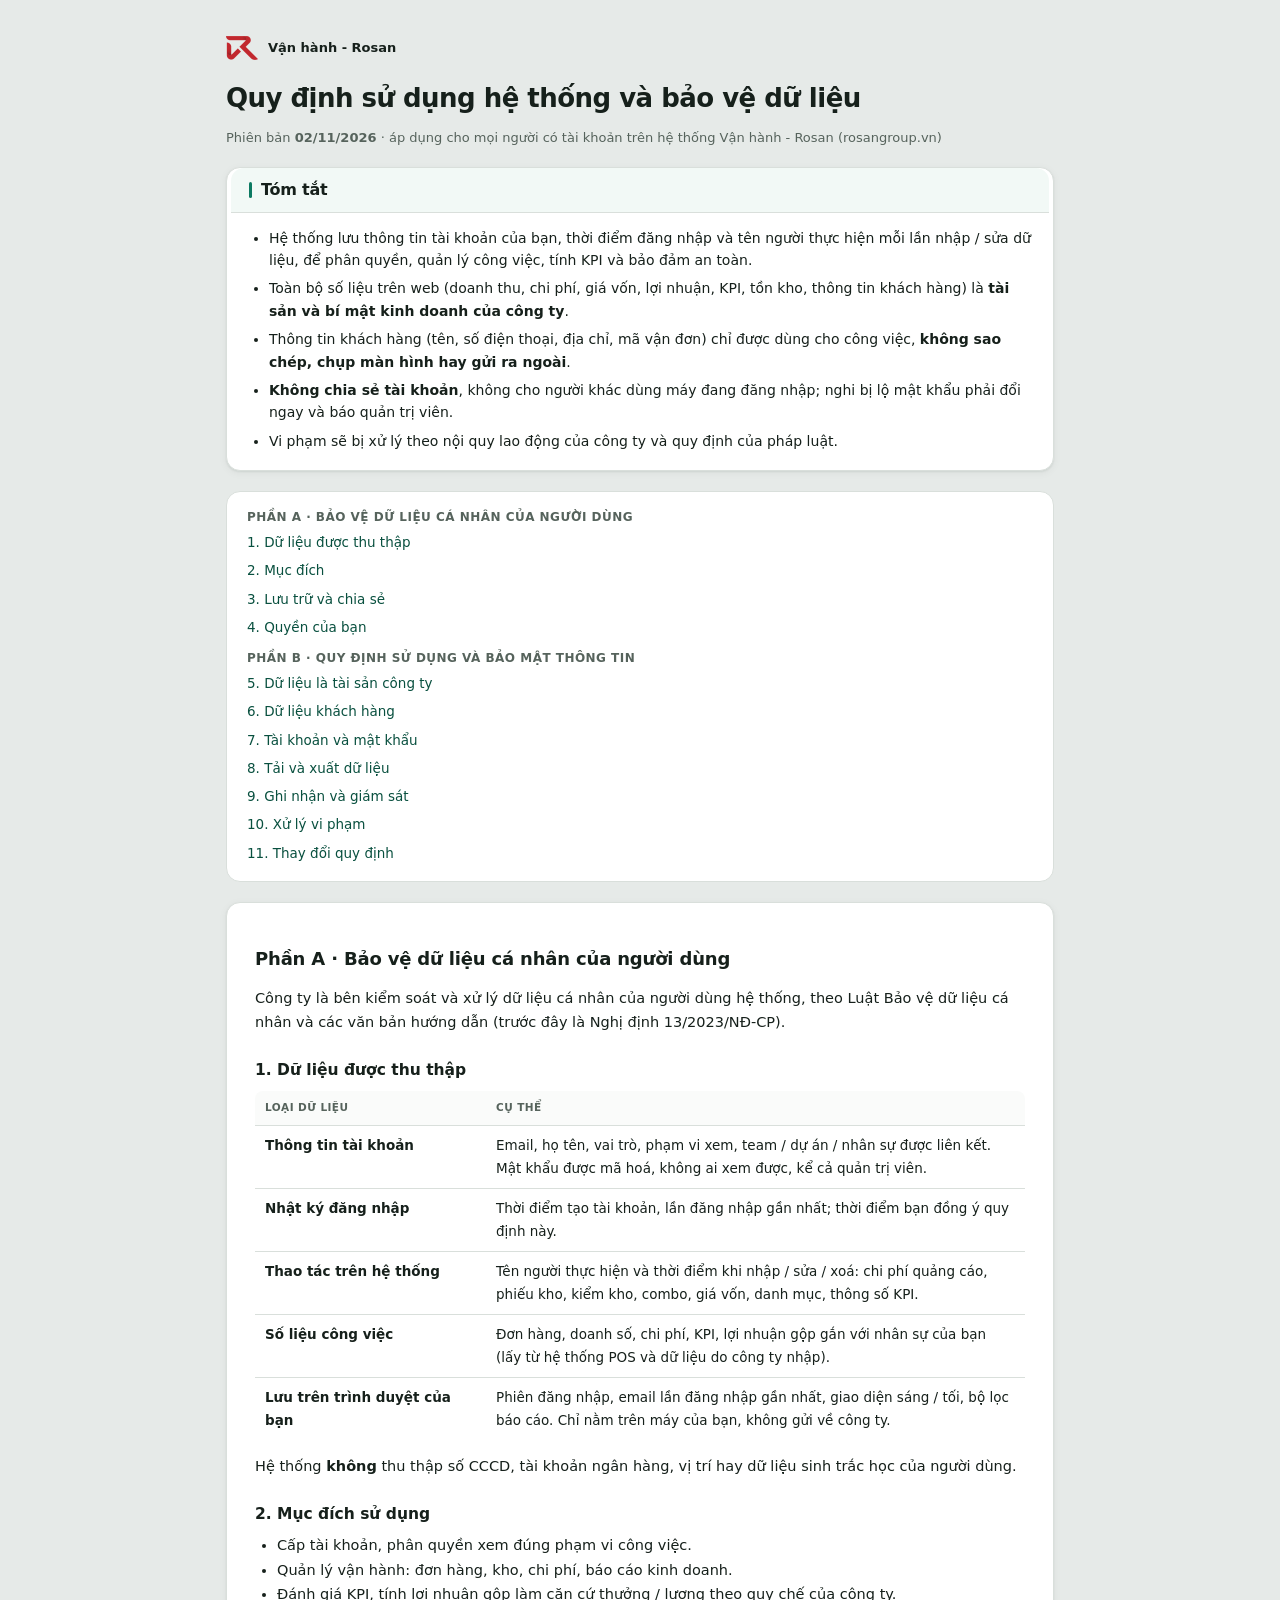
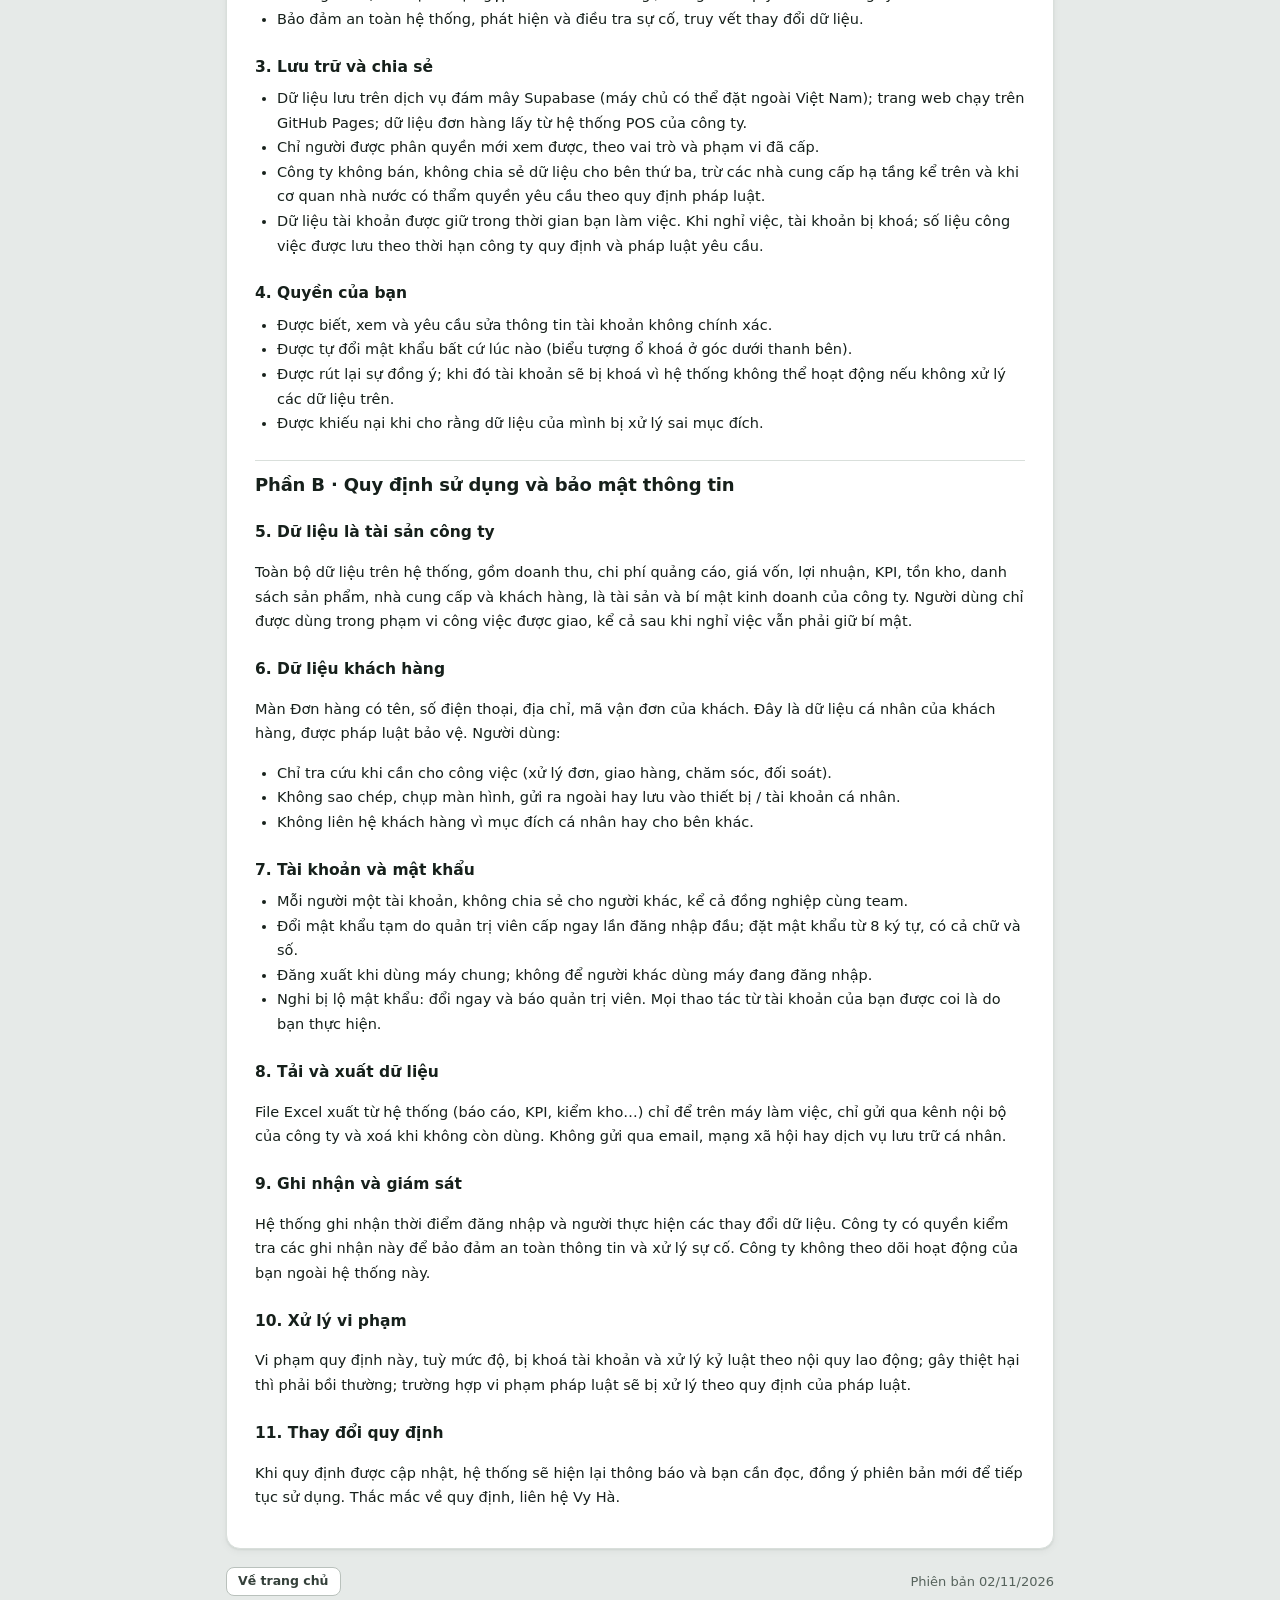
<file: policy.html>
<!doctype html>
<html lang="vi">
<head>
<meta charset="utf-8">
<meta name="viewport" content="width=device-width,initial-scale=1">
<meta http-equiv="Content-Security-Policy" content="default-src 'self'; script-src 'self' 'unsafe-inline' https://cdnjs.cloudflare.com https://cdn.jsdelivr.net https://challenges.cloudflare.com; style-src 'self' 'unsafe-inline' https://fonts.googleapis.com; font-src 'self' data: https://fonts.gstatic.com; img-src 'self' data: blob: https://*.supabase.co; connect-src 'self' https://*.supabase.co wss://*.supabase.co https://challenges.cloudflare.com; frame-src https://challenges.cloudflare.com; object-src 'none'; base-uri 'self'; form-action 'self'; worker-src 'self' blob:">
<meta name="referrer" content="strict-origin-when-cross-origin">
<title>Quy định sử dụng và bảo mật - Rosan</title>
<link rel="preconnect" href="https://fonts.googleapis.com">
<link rel="preconnect" href="https://fonts.gstatic.com" crossorigin>
<link rel="stylesheet" href="https://fonts.googleapis.com/css2?family=Be+Vietnam+Pro:wght@400;500;600;700&family=JetBrains+Mono:wght@400;500&display=swap">
<link rel="icon" type="image/png" href="img/favicon.png">
<link rel="stylesheet" href="css/app.css?v=20261125c">
<script>try{var t=localStorage.getItem("tv_theme");if(t&&t!=="auto")document.documentElement.setAttribute("data-theme",t)}catch(e){}</script>
</head>
<body class="policy-page">
<main class="policy">
  <header class="policy-head">
    <a href="./" class="policy-brand"><img src="img/rosan-mark.png" width="32" height="32" alt=""><span>Vận hành - Rosan</span></a>
    <h1>Quy định sử dụng hệ thống và bảo vệ dữ liệu</h1>
    <p class="muted">Phiên bản <b id="pv">02/11/2026</b> · áp dụng cho mọi người có tài khoản trên hệ thống Vận hành - Rosan (rosangroup.vn)</p>
  </header>

  <div class="policy-sum card">
    <h2>Tóm tắt</h2>
    <ul>
      <li>Hệ thống lưu thông tin tài khoản của bạn, thời điểm đăng nhập và tên người thực hiện mỗi lần nhập / sửa dữ liệu, để phân quyền, quản lý công việc, tính KPI và bảo đảm an toàn.</li>
      <li>Toàn bộ số liệu trên web (doanh thu, chi phí, giá vốn, lợi nhuận, KPI, tồn kho, thông tin khách hàng) là <b>tài sản và bí mật kinh doanh của công ty</b>.</li>
      <li>Thông tin khách hàng (tên, số điện thoại, địa chỉ, mã vận đơn) chỉ được dùng cho công việc, <b>không sao chép, chụp màn hình hay gửi ra ngoài</b>.</li>
      <li><b>Không chia sẻ tài khoản</b>, không cho người khác dùng máy đang đăng nhập; nghi bị lộ mật khẩu phải đổi ngay và báo quản trị viên.</li>
      <li>Vi phạm sẽ bị xử lý theo nội quy lao động của công ty và quy định của pháp luật.</li>
    </ul>
  </div>

  <nav class="policy-toc" aria-label="Mục lục">
    <b>Phần A · Bảo vệ dữ liệu cá nhân của người dùng</b>
    <a href="#a1">1. Dữ liệu được thu thập</a><a href="#a2">2. Mục đích</a><a href="#a3">3. Lưu trữ và chia sẻ</a><a href="#a4">4. Quyền của bạn</a>
    <b>Phần B · Quy định sử dụng và bảo mật thông tin</b>
    <a href="#b1">5. Dữ liệu là tài sản công ty</a><a href="#b2">6. Dữ liệu khách hàng</a><a href="#b3">7. Tài khoản và mật khẩu</a><a href="#b4">8. Tải và xuất dữ liệu</a><a href="#b5">9. Ghi nhận và giám sát</a><a href="#b6">10. Xử lý vi phạm</a><a href="#b7">11. Thay đổi quy định</a>
  </nav>

  <article class="policy-body">
    <h2 class="part">Phần A · Bảo vệ dữ liệu cá nhân của người dùng</h2>
    <p>Công ty là bên kiểm soát và xử lý dữ liệu cá nhân của người dùng hệ thống, theo Luật Bảo vệ dữ liệu cá nhân và các văn bản hướng dẫn (trước đây là Nghị định 13/2023/NĐ-CP).</p>

    <h3 id="a1">1. Dữ liệu được thu thập</h3>
    <table>
      <thead><tr><th>Loại dữ liệu</th><th>Cụ thể</th></tr></thead>
      <tbody>
        <tr><td>Thông tin tài khoản</td><td>Email, họ tên, vai trò, phạm vi xem, team / dự án / nhân sự được liên kết. Mật khẩu được mã hoá, không ai xem được, kể cả quản trị viên.</td></tr>
        <tr><td>Nhật ký đăng nhập</td><td>Thời điểm tạo tài khoản, lần đăng nhập gần nhất; thời điểm bạn đồng ý quy định này.</td></tr>
        <tr><td>Thao tác trên hệ thống</td><td>Tên người thực hiện và thời điểm khi nhập / sửa / xoá: chi phí quảng cáo, phiếu kho, kiểm kho, combo, giá vốn, danh mục, thông số KPI.</td></tr>
        <tr><td>Số liệu công việc</td><td>Đơn hàng, doanh số, chi phí, KPI, lợi nhuận gộp gắn với nhân sự của bạn (lấy từ hệ thống POS và dữ liệu do công ty nhập).</td></tr>
        <tr><td>Lưu trên trình duyệt của bạn</td><td>Phiên đăng nhập, email lần đăng nhập gần nhất, giao diện sáng / tối, bộ lọc báo cáo. Chỉ nằm trên máy của bạn, không gửi về công ty.</td></tr>
      </tbody>
    </table>
    <p>Hệ thống <b>không</b> thu thập số CCCD, tài khoản ngân hàng, vị trí hay dữ liệu sinh trắc học của người dùng.</p>

    <h3 id="a2">2. Mục đích sử dụng</h3>
    <ul>
      <li>Cấp tài khoản, phân quyền xem đúng phạm vi công việc.</li>
      <li>Quản lý vận hành: đơn hàng, kho, chi phí, báo cáo kinh doanh.</li>
      <li>Đánh giá KPI, tính lợi nhuận gộp làm căn cứ thưởng / lương theo quy chế của công ty.</li>
      <li>Bảo đảm an toàn hệ thống, phát hiện và điều tra sự cố, truy vết thay đổi dữ liệu.</li>
    </ul>

    <h3 id="a3">3. Lưu trữ và chia sẻ</h3>
    <ul>
      <li>Dữ liệu lưu trên dịch vụ đám mây Supabase (máy chủ có thể đặt ngoài Việt Nam); trang web chạy trên GitHub Pages; dữ liệu đơn hàng lấy từ hệ thống POS của công ty.</li>
      <li>Chỉ người được phân quyền mới xem được, theo vai trò và phạm vi đã cấp.</li>
      <li>Công ty không bán, không chia sẻ dữ liệu cho bên thứ ba, trừ các nhà cung cấp hạ tầng kể trên và khi cơ quan nhà nước có thẩm quyền yêu cầu theo quy định pháp luật.</li>
      <li>Dữ liệu tài khoản được giữ trong thời gian bạn làm việc. Khi nghỉ việc, tài khoản bị khoá; số liệu công việc được lưu theo thời hạn công ty quy định và pháp luật yêu cầu.</li>
    </ul>

    <h3 id="a4">4. Quyền của bạn</h3>
    <ul>
      <li>Được biết, xem và yêu cầu sửa thông tin tài khoản không chính xác.</li>
      <li>Được tự đổi mật khẩu bất cứ lúc nào (biểu tượng ổ khoá ở góc dưới thanh bên).</li>
      <li>Được rút lại sự đồng ý; khi đó tài khoản sẽ bị khoá vì hệ thống không thể hoạt động nếu không xử lý các dữ liệu trên.</li>
      <li>Được khiếu nại khi cho rằng dữ liệu của mình bị xử lý sai mục đích.</li>
    </ul>

    <h2 class="part">Phần B · Quy định sử dụng và bảo mật thông tin</h2>

    <h3 id="b1">5. Dữ liệu là tài sản công ty</h3>
    <p>Toàn bộ dữ liệu trên hệ thống, gồm doanh thu, chi phí quảng cáo, giá vốn, lợi nhuận, KPI, tồn kho, danh sách sản phẩm, nhà cung cấp và khách hàng, là tài sản và bí mật kinh doanh của công ty. Người dùng chỉ được dùng trong phạm vi công việc được giao, kể cả sau khi nghỉ việc vẫn phải giữ bí mật.</p>

    <h3 id="b2">6. Dữ liệu khách hàng</h3>
    <p>Màn Đơn hàng có tên, số điện thoại, địa chỉ, mã vận đơn của khách. Đây là dữ liệu cá nhân của khách hàng, được pháp luật bảo vệ. Người dùng:</p>
    <ul>
      <li>Chỉ tra cứu khi cần cho công việc (xử lý đơn, giao hàng, chăm sóc, đối soát).</li>
      <li>Không sao chép, chụp màn hình, gửi ra ngoài hay lưu vào thiết bị / tài khoản cá nhân.</li>
      <li>Không liên hệ khách hàng vì mục đích cá nhân hay cho bên khác.</li>
    </ul>

    <h3 id="b3">7. Tài khoản và mật khẩu</h3>
    <ul>
      <li>Mỗi người một tài khoản, không chia sẻ cho người khác, kể cả đồng nghiệp cùng team.</li>
      <li>Đổi mật khẩu tạm do quản trị viên cấp ngay lần đăng nhập đầu; đặt mật khẩu từ 8 ký tự, có cả chữ và số.</li>
      <li>Đăng xuất khi dùng máy chung; không để người khác dùng máy đang đăng nhập.</li>
      <li>Nghi bị lộ mật khẩu: đổi ngay và báo quản trị viên. Mọi thao tác từ tài khoản của bạn được coi là do bạn thực hiện.</li>
    </ul>

    <h3 id="b4">8. Tải và xuất dữ liệu</h3>
    <p>File Excel xuất từ hệ thống (báo cáo, KPI, kiểm kho…) chỉ để trên máy làm việc, chỉ gửi qua kênh nội bộ của công ty và xoá khi không còn dùng. Không gửi qua email, mạng xã hội hay dịch vụ lưu trữ cá nhân.</p>

    <h3 id="b5">9. Ghi nhận và giám sát</h3>
    <p>Hệ thống ghi nhận thời điểm đăng nhập và người thực hiện các thay đổi dữ liệu. Công ty có quyền kiểm tra các ghi nhận này để bảo đảm an toàn thông tin và xử lý sự cố. Công ty không theo dõi hoạt động của bạn ngoài hệ thống này.</p>

    <h3 id="b6">10. Xử lý vi phạm</h3>
    <p>Vi phạm quy định này, tuỳ mức độ, bị khoá tài khoản và xử lý kỷ luật theo nội quy lao động; gây thiệt hại thì phải bồi thường; trường hợp vi phạm pháp luật sẽ bị xử lý theo quy định của pháp luật.</p>

    <h3 id="b7">11. Thay đổi quy định</h3>
    <p>Khi quy định được cập nhật, hệ thống sẽ hiện lại thông báo và bạn cần đọc, đồng ý phiên bản mới để tiếp tục sử dụng. Thắc mắc về quy định, liên hệ Vy Hà.</p>
  </article>
  <footer class="policy-foot"><a href="./" class="btn ghost sm">Về trang chủ</a><span class="muted">Phiên bản 02/11/2026</span></footer>
</main>
</body>
</html>
</file>
<file: css/app.css>
/* Hệ thống giao diện Rosan Operation.
   Bố cục: thanh điều hướng trái (nhóm Báo cáo / Quản trị) + vùng làm việc.
   Mỗi màn hình: tiêu đề → thanh lọc → số tóm tắt → chi tiết. */

/* ---------- màu, chữ, khoảng cách ---------- */
:root{
  --bg:#f4f6f5; --panel:#ffffff; --panel-2:#fafbfa; --sunk:#eef1ef; --line:#e1e5e2; --line-2:#b9c1bc;
  --ink:#16201b; --ink-2:#34403a; --muted:#56635c; --faint:#6b7770;
  --accent:#0d7a62; --accent-2:#0a6450; --accent-soft:#e1f2ec; --accent-ink:#09503f;
  --good:#1f7a3a; --good-soft:#e3f3e7; --warn:#a15c00; --warn-soft:#fdf0dc; --bad:#b42318; --bad-soft:#fde8e6; --info:#2257b8; --info-soft:#e7eefb;
  --fb:#3461c1; --gg:#1e8e5a; --tt:#16201b; --sp:#d4582a; --lz:#7a3fb0;
  --shadow-1:0 1px 2px rgba(16,32,24,.05),0 1px 1px rgba(16,32,24,.03);
  --shadow-2:0 6px 24px rgba(16,32,24,.08),0 2px 6px rgba(16,32,24,.05);
  --r-sm:6px; --r:10px; --r-lg:14px;
  --font:"Be Vietnam Pro",system-ui,-apple-system,"Segoe UI",sans-serif; --mono:"JetBrains Mono",ui-monospace,Menlo,Consolas,monospace;
  --side:244px;
}
@media (prefers-color-scheme: dark){:root:not([data-theme="light"]){
  --bg:#0f1412; --panel:#161c19; --panel-2:#1a211d; --sunk:#202824; --line:#28312c; --line-2:#36413b;
  --ink:#e6ebe8; --ink-2:#c9d1cc; --muted:#a3aea8; --faint:#8a968f;
  --accent:#3cc29f; --accent-2:#5fd3b4; --accent-soft:#163a30; --accent-ink:#9be6d0;
  --good:#5cc27a; --good-soft:#17301f; --warn:#e8a445; --warn-soft:#382914; --bad:#f2827a; --bad-soft:#3b1c1a; --info:#7da5f2; --info-soft:#18233a;
  --fb:#7d9ef0; --gg:#5cc58f; --tt:#e6ebe8; --sp:#f08a5f; --lz:#b98be6;
  --shadow-1:0 1px 2px rgba(0,0,0,.3); --shadow-2:0 8px 28px rgba(0,0,0,.45); color-scheme:dark}}
:root[data-theme="dark"]{
  --bg:#0f1412; --panel:#161c19; --panel-2:#1a211d; --sunk:#202824; --line:#28312c; --line-2:#36413b;
  --ink:#e6ebe8; --ink-2:#c9d1cc; --muted:#a3aea8; --faint:#8a968f;
  --accent:#3cc29f; --accent-2:#5fd3b4; --accent-soft:#163a30; --accent-ink:#9be6d0;
  --good:#5cc27a; --good-soft:#17301f; --warn:#e8a445; --warn-soft:#382914; --bad:#f2827a; --bad-soft:#3b1c1a; --info:#7da5f2; --info-soft:#18233a;
  --fb:#7d9ef0; --gg:#5cc58f; --tt:#e6ebe8; --sp:#f08a5f; --lz:#b98be6;
  --shadow-1:0 1px 2px rgba(0,0,0,.3); --shadow-2:0 8px 28px rgba(0,0,0,.45); color-scheme:dark}

*{box-sizing:border-box}
[hidden]{display:none!important}
html,body{margin:0;background:var(--bg);color:var(--ink);font-family:var(--font);font-size:13px;line-height:1.5;-webkit-font-smoothing:antialiased}
a{color:var(--accent)}
a:hover{color:var(--accent-2)}
h1{font-size:20px;line-height:1.25;letter-spacing:-.02em;margin:0;font-weight:700;text-wrap:balance}
h2{font-size:14px;line-height:1.35;letter-spacing:-.01em;margin:0;font-weight:650}
.sub{color:var(--muted);margin:3px 0 0;font-size:12px}
.muted{color:var(--muted)} .neg{color:var(--bad)} .pos{color:var(--good)}
.mono{font-family:var(--mono);font-size:12.5px}
:focus-visible{outline:2px solid var(--accent);outline-offset:2px}
::selection{background:var(--accent-soft)}

/* ---------- khung trang ---------- */
.app{display:grid;grid-template-columns:var(--side) minmax(0,1fr);min-height:100vh}
html.auth-pending .app{visibility:hidden}
aside{background:var(--panel);border-right:1px solid var(--line);position:sticky;top:0;height:100vh;overflow-y:auto;display:flex;flex-direction:column;
  padding:16px 12px;padding-left:max(12px,env(safe-area-inset-left,0px))}
.brand-row{display:flex;align-items:center;gap:10px;padding:4px 8px 18px}
.logo{width:34px;height:34px;border-radius:9px;background:linear-gradient(135deg,var(--accent),var(--accent-2));color:#fff;display:grid;place-items:center;font-weight:700;font-size:13px;letter-spacing:.02em;flex:none;box-shadow:var(--shadow-1)}
.brand{font-weight:700;font-size:14.5px;letter-spacing:-.01em;line-height:1.2}
.brand-sub{color:var(--muted);font-size:11.5px;margin-top:1px}
nav{display:flex;flex-direction:column;gap:1px}
.nav-group{font-size:10.5px;font-weight:650;letter-spacing:.08em;text-transform:uppercase;color:var(--faint);padding:14px 10px 6px}
.nav-group:first-child{padding-top:2px}
nav a{display:flex;align-items:center;gap:10px;padding:7px 10px;border-radius:8px;color:var(--ink-2);text-decoration:none;font-weight:500;font-size:13.5px;position:relative}
nav a svg{width:17px;height:17px;flex:none;color:var(--faint)}
nav a span.lbl{flex:1;min-width:0;white-space:nowrap;overflow:hidden;text-overflow:ellipsis}
nav a:hover{background:var(--sunk);color:var(--ink)}
nav a:hover svg{color:var(--muted)}
nav a.on{background:var(--accent-soft);color:var(--accent-ink);font-weight:600}
nav a.on svg{color:var(--accent)}
nav .cnt{font-family:var(--mono);font-size:10.5px;font-weight:600;background:var(--bad);color:#fff;padding:0 6px;border-radius:99px;line-height:17px;min-width:18px;text-align:center}
nav .cnt:empty,nav .cnt[data-zero]{display:none}
.side-foot{margin:14px 6px 0;padding:10px;border-radius:var(--r);background:var(--panel-2);border:1px solid var(--line);color:var(--muted);font-size:11.5px;line-height:1.6}
.side-foot:empty{display:none}
.userbox{margin-top:auto;padding:12px 6px 2px;display:flex;align-items:center;gap:10px;border-top:1px solid var(--line)}
.avatar{width:32px;height:32px;border-radius:50%;background:var(--sunk);color:var(--ink-2);display:grid;place-items:center;font-weight:650;font-size:12.5px;flex:none;border:1px solid var(--line)}
.userbox .who{font-weight:600;font-size:13px;line-height:1.25;white-space:nowrap;overflow:hidden;text-overflow:ellipsis}
.userbox .role{font-size:11.5px;color:var(--muted);white-space:nowrap;overflow:hidden;text-overflow:ellipsis}
.userbox .meta{flex:1;min-width:0}
.icon-btn{width:30px;height:30px;border-radius:8px;border:1px solid transparent;background:none;color:var(--muted);display:grid;place-items:center;cursor:pointer;flex:none;padding:0}
.icon-btn:hover{background:var(--sunk);color:var(--ink);border-color:var(--line)}
.icon-btn svg{width:16px;height:16px}

main{min-width:0;padding:22px 32px 56px;padding-right:max(32px,env(safe-area-inset-right,0px))}
.mtop{display:none}
.page-h,.topbar{display:flex;flex-wrap:wrap;align-items:flex-start;justify-content:space-between;gap:12px 20px;margin-bottom:18px}
.page-actions{display:flex;align-items:center;gap:8px;flex-wrap:wrap}

/* ---------- thanh lọc ---------- */
.toolbar{background:var(--panel);border:1px solid var(--line);border-radius:var(--r-lg);padding:10px 12px;margin-bottom:18px;display:flex;flex-direction:column;gap:10px;box-shadow:var(--shadow-1)}
.toolbar .row{display:flex;flex-wrap:wrap;align-items:center;gap:8px 10px}
.toolbar .sep{width:1px;align-self:stretch;background:var(--line);margin:2px 2px}
.filters{display:flex;flex-wrap:wrap;gap:8px;align-items:center}
.flabel{font-size:11.5px;color:var(--muted);font-weight:600;letter-spacing:.02em;margin-right:-2px}
.seg{display:inline-flex;background:var(--sunk);border-radius:9px;padding:3px;gap:2px;max-width:100%;overflow-x:auto;scrollbar-width:none}
.seg::-webkit-scrollbar{display:none}
.seg button{border:0;background:none;font:500 12.5px var(--font);color:var(--muted);padding:5px 11px;border-radius:7px;cursor:pointer;white-space:nowrap}
.seg button:hover{color:var(--ink)}
.seg button.on{background:var(--panel);color:var(--ink);font-weight:600;box-shadow:var(--shadow-1)}
.chips{display:flex;flex-wrap:wrap;gap:6px}
.chip{border:1px solid var(--line);background:var(--panel);color:var(--ink-2);padding:5px 11px;border-radius:99px;font:500 12.5px var(--font);cursor:pointer;display:inline-flex;align-items:center;gap:6px;line-height:1.4}
.chip:hover{border-color:var(--line-2);color:var(--ink)}
.chip.on{background:var(--ink);color:var(--bg);border-color:var(--ink)}
.chip input{margin:0}

/* trạng thái dữ liệu */
.fresh{display:inline-flex;align-items:center;gap:8px;font-size:12.5px;color:var(--muted);background:var(--panel);border:1px solid var(--line);border-radius:99px;padding:4px 6px 4px 12px;margin:0}
.fresh:empty{display:none}
.fresh .dotlive{width:7px;height:7px;border-radius:50%;background:var(--good);box-shadow:0 0 0 3px var(--good-soft)}
.fresh.err .dotlive{background:var(--bad);box-shadow:0 0 0 3px var(--bad-soft)}
.fresh b{color:var(--ink);font-weight:600}
.fresh .lnk{padding:3px 9px;border-radius:99px;background:var(--sunk)}

/* ---------- thẻ, lưới ---------- */
.card{background:var(--panel);border:1px solid var(--line);border-radius:var(--r-lg);padding:18px;min-width:0;margin-bottom:16px;box-shadow:var(--shadow-1)}
.card h2+.hint,.card h2+p.hint{margin-top:3px}
.hint{color:var(--muted);font-size:12.5px;margin:0 0 14px;line-height:1.55}
.cardhead{display:flex;justify-content:space-between;align-items:flex-start;gap:12px;flex-wrap:wrap;margin-bottom:12px}
.cardhead .hint{margin-bottom:0}
.cardhead>div:first-child{flex:1 1 280px;min-width:0}
.grid2{display:grid;grid-template-columns:minmax(0,1.6fr) minmax(0,1fr);gap:16px;margin-bottom:16px}
.grid2 .card{margin-bottom:0}

/* số tóm tắt */
.kpis{display:grid;grid-template-columns:repeat(6,minmax(0,1fr));gap:12px;margin-bottom:16px}
@media (max-width:1280px){.kpis{grid-template-columns:repeat(3,minmax(0,1fr))}}
.kpi{background:var(--panel);border:1px solid var(--line);border-radius:var(--r-lg);padding:14px 16px;min-width:0;box-shadow:var(--shadow-1);position:relative}
.kpi .l{color:var(--muted);font-size:12px;font-weight:550;letter-spacing:.01em}
.kpi .v{font-size:21px;font-weight:700;letter-spacing:-.025em;margin-top:4px;font-variant-numeric:tabular-nums;white-space:nowrap;line-height:1.2}
.kpi .n{font-size:12px;color:var(--muted);margin-top:4px;line-height:1.45}
.kpi:first-child{border-color:color-mix(in srgb,var(--accent) 35%,var(--line))}
.kpi:first-child .v{color:var(--accent-ink)}
.bar{height:6px;background:var(--sunk);border-radius:99px;margin-top:10px;overflow:hidden}
.bar i{display:block;height:100%;background:linear-gradient(90deg,var(--accent),var(--accent-2));border-radius:99px}
@media (prefers-reduced-motion:no-preference){.bar i{transition:width .5s ease}}

/* ---------- bảng ---------- */
.tw{overflow-x:auto}
table{width:100%;border-collapse:separate;border-spacing:0;font-variant-numeric:tabular-nums;font-size:12px}
th{font-size:10.5px;font-weight:650;color:var(--muted);text-align:right;padding:9px 10px;border-bottom:1px solid var(--line);white-space:nowrap;letter-spacing:.04em;text-transform:uppercase;background:var(--panel-2)}
thead th:first-child{border-top-left-radius:8px} thead th:last-child{border-top-right-radius:8px}
td{padding:8px 10px;border-bottom:1px solid var(--line);text-align:right;white-space:nowrap;vertical-align:middle}
th:first-child,td:first-child{text-align:left}
th.l,td.l{text-align:left}
th.sort{cursor:pointer;user-select:none}
th.sort:hover{color:var(--ink)}
tbody tr:hover td{background:var(--panel-2)}
tbody tr:last-child td{border-bottom:0}
tbody tr.click{cursor:pointer}
tbody tr.click:hover td{background:var(--accent-soft)}
tbody tr.click td:first-child{color:var(--accent-ink);font-weight:600}
tfoot td{font-weight:650;border-top:1px solid var(--line-2);border-bottom:0;background:var(--panel-2)}
tr.editing td{background:var(--accent-soft)!important}
td.actions{white-space:nowrap;text-align:right}
td input[type=text],td select{padding:5px 8px;font-size:12.5px}

.pl td:first-child{white-space:normal}
.pl tr.h td{font-weight:650}
.pl tr.sec td{background:var(--sunk);font-weight:700;color:var(--ink)}
.pl td.ind{padding-left:26px;color:var(--muted)}
.pager{display:flex;gap:8px;align-items:center;justify-content:flex-end;margin-top:12px;color:var(--muted);font-size:12.5px}
.pager button{font:500 12.5px var(--font);border:1px solid var(--line);background:var(--panel);color:var(--ink);border-radius:8px;padding:6px 12px;cursor:pointer}
.pager button:hover:not(:disabled){border-color:var(--line-2)}
.pager button:disabled{opacity:.4;cursor:default}

/* ---------- nhãn, chấm màu ---------- */
.pill{display:inline-flex;align-items:center;gap:4px;padding:2px 9px;border-radius:99px;font-size:11.5px;font-weight:600;white-space:nowrap;line-height:1.55}
.p-good{background:var(--good-soft);color:var(--good)} .p-warn{background:var(--warn-soft);color:var(--warn)} .p-bad{background:var(--bad-soft);color:var(--bad)} .p-mute{background:var(--sunk);color:var(--muted)} .p-info{background:var(--info-soft);color:var(--info)}
.ch{display:inline-flex;align-items:center;gap:6px}
.dot{width:8px;height:8px;border-radius:50%;display:inline-block;flex:none}
.d-fb{background:var(--fb)} .d-gg{background:var(--gg)} .d-tiktok{background:var(--tt)} .d-shopee{background:var(--sp)} .d-lazada{background:var(--lz)} .d-khac{background:var(--faint)}

/* ---------- nút, ô nhập ---------- */
.btn{font:600 12.5px var(--font);background:var(--accent);color:#fff;border:1px solid var(--accent);border-radius:9px;padding:8px 15px;cursor:pointer;display:inline-flex;align-items:center;gap:7px;line-height:1.35;white-space:nowrap;box-shadow:var(--shadow-1)}
.btn:hover{background:var(--accent-2);border-color:var(--accent-2)}
.btn:disabled{opacity:.55;cursor:default}
.btn svg{width:15px;height:15px}
:root[data-theme="dark"] .btn{color:#06231b}
@media (prefers-color-scheme: dark){:root:not([data-theme="light"]) .btn{color:#06231b}}
:root[data-theme="dark"] .btn.ghost{color:var(--ink-2)}
@media (prefers-color-scheme: dark){:root:not([data-theme="light"]) .btn.ghost{color:var(--ink-2)}}
.btn.ghost{background:var(--panel);color:var(--ink-2);border-color:var(--line-2);box-shadow:none}
.btn.ghost:hover{background:var(--sunk);color:var(--ink)}
.btn.sm{padding:5px 11px;font-size:12.5px;border-radius:8px}
.lnk{background:none;border:0;padding:3px 7px;color:var(--accent);font:600 12.5px var(--font);cursor:pointer;border-radius:6px;text-decoration:none;display:inline-flex;align-items:center;gap:4px}
.lnk:hover{background:var(--accent-soft);color:var(--accent-ink)}
.lnk.danger{color:var(--bad);background:var(--bad-soft)}
.lnk:disabled{opacity:.6;cursor:default}
select,input[type=search],input[type=text],input[type=number],input[type=password],input[type=email],input[type=date],input[type=month]{
  font:500 12.5px var(--font);color:var(--ink);background:var(--panel);border:1px solid var(--line-2);border-radius:9px;padding:6px 10px;min-height:34px;max-width:100%}
select{padding-right:28px;appearance:none;background-image:url("data:image/svg+xml,%3Csvg xmlns='http://www.w3.org/2000/svg' width='12' height='12' viewBox='0 0 24 24' fill='none' stroke='%238b968f' stroke-width='2.5' stroke-linecap='round' stroke-linejoin='round'%3E%3Cpath d='m6 9 6 6 6-6'/%3E%3C/svg%3E");background-repeat:no-repeat;background-position:right 9px center}
select:hover,input:hover{border-color:var(--faint)}
select:focus,input:focus{outline:none;border-color:var(--accent);box-shadow:0 0 0 3px var(--accent-soft)}
input[type=search]{min-width:0;flex:1 1 220px;max-width:340px;padding-left:32px;background-image:url("data:image/svg+xml,%3Csvg xmlns='http://www.w3.org/2000/svg' width='14' height='14' viewBox='0 0 24 24' fill='none' stroke='%238b968f' stroke-width='2.2' stroke-linecap='round'%3E%3Ccircle cx='11' cy='11' r='7'/%3E%3Cpath d='m20 20-3.5-3.5'/%3E%3C/svg%3E");background-repeat:no-repeat;background-position:11px center}
input[type=checkbox]{accent-color:var(--accent);width:15px;height:15px}
.tools{display:flex;flex-wrap:wrap;gap:10px;align-items:center;margin-bottom:14px}
.form{display:grid;grid-template-columns:repeat(auto-fit,minmax(200px,1fr));gap:12px 14px}
.form label{display:flex;flex-direction:column;gap:5px;font-size:12px;color:var(--muted);font-weight:550}
.form label input,.form label select{width:100%}
.editor{margin-top:16px;padding:16px;border:1px solid var(--line);border-radius:var(--r);background:var(--panel-2)}
.edtitle{font-weight:650;margin-bottom:12px;font-size:14px;display:flex;align-items:center;justify-content:space-between;gap:8px}
.formrow{display:flex;flex-wrap:wrap;gap:10px;align-items:center;margin-top:14px}
.add-row{display:flex;justify-content:flex-start;margin-top:14px}

/* ---------- thông báo ---------- */
.msg{font-size:12.5px}
.msg:empty,.fmsg:empty{display:none}
.msg:not(:empty){margin:10px 0;padding:9px 12px;border-radius:9px;border:1px solid var(--line);background:var(--panel-2);line-height:1.5}
.msg.neg{background:var(--bad-soft);border-color:color-mix(in srgb,var(--bad) 25%,transparent);color:var(--bad)}
.msg.pos{background:var(--good-soft);border-color:color-mix(in srgb,var(--good) 25%,transparent);color:var(--good)}
.msg.muted{color:var(--ink-2)}
.msg .bar{background:color-mix(in srgb,var(--ink) 10%,transparent)}
.fmsg{font-size:12.5px}
.notice{background:var(--info-soft);border:1px solid color-mix(in srgb,var(--info) 25%,transparent);color:var(--ink-2);border-radius:var(--r);padding:12px 14px;font-size:13px;line-height:1.55}
.notice code,.hint code{font-family:var(--mono);font-size:11.5px;background:var(--sunk);padding:1px 6px;border-radius:5px;color:var(--ink-2)}

/* cảnh báo */
.alerts{display:flex;flex-direction:column;gap:8px}
.alert{display:grid;grid-template-columns:4px minmax(0,1fr) auto;gap:14px;align-items:center;background:var(--panel);border:1px solid var(--line);border-radius:var(--r);padding:12px 14px 12px 0;overflow:hidden}
.alert .stripe{align-self:stretch;border-radius:0 3px 3px 0}
.alert .t{font-weight:650}
.alert .m{color:var(--muted);font-size:12.5px;margin-top:1px}
.s-bad{background:var(--bad)} .s-warn{background:var(--warn)} .s-info{background:var(--accent)}

/* trống / đang tải */
.empty{text-align:center;padding:36px 16px;color:var(--muted)}
.empty .ico{width:46px;height:46px;border-radius:50%;background:var(--sunk);display:grid;place-items:center;margin:0 auto 12px;color:var(--faint)}
.empty .ico svg{width:22px;height:22px}
.empty h3{margin:0 0 4px;font-size:15px;color:var(--ink)}
.empty p{margin:0 auto;max-width:460px;font-size:13px;line-height:1.6}
.empty .act{margin-top:14px;display:flex;gap:8px;justify-content:center;flex-wrap:wrap}
.skel{background:linear-gradient(90deg,var(--sunk) 25%,var(--panel-2) 50%,var(--sunk) 75%);background-size:200% 100%;border-radius:8px}
@media (prefers-reduced-motion:no-preference){.skel{animation:skel 1.3s ease-in-out infinite}}
@keyframes skel{to{background-position:-200% 0}}
.spin{width:12px;height:12px;border:2px solid var(--line-2);border-top-color:var(--accent);border-radius:50%;display:inline-block;vertical-align:-1px;margin-right:4px}
@media (prefers-reduced-motion:no-preference){.spin{animation:spin .8s linear infinite}}
@keyframes spin{to{transform:rotate(360deg)}}

/* ---------- biểu đồ ---------- */
svg text{font-family:var(--font)}
.chart{width:100%;height:auto;display:block}
.mix{display:flex;height:10px;border-radius:99px;overflow:hidden;background:var(--sunk);margin:10px 0 14px;gap:2px}
.mix span{display:block;height:100%}
.legend{display:flex;flex-direction:column;gap:9px}
.legend .row{display:grid;grid-template-columns:1fr auto auto;gap:12px;align-items:baseline;font-variant-numeric:tabular-nums}
.legend .row .k{display:flex;align-items:center;gap:8px;min-width:0}
.legend .row .s{color:var(--muted);font-size:12px;min-width:64px;text-align:right}

/* ---------- tab, tải file, khác ---------- */
.tabs{display:flex;gap:2px;border-bottom:1px solid var(--line);margin-bottom:16px;overflow-x:auto;scrollbar-width:none}
.tabs button{font:600 13px var(--font);background:none;border:0;border-bottom:2px solid transparent;color:var(--muted);padding:10px 14px;cursor:pointer;white-space:nowrap;margin-bottom:-1px}
.tabs button:hover{color:var(--ink)}
.tabs button.on{color:var(--accent-ink);border-bottom-color:var(--accent)}
.drop{border:1.5px dashed var(--line-2);border-radius:var(--r);padding:22px;text-align:center;color:var(--muted);background:var(--panel-2)}
.drop.over{border-color:var(--accent);background:var(--accent-soft)}
.src{display:grid;grid-template-columns:repeat(auto-fit,minmax(240px,1fr));gap:12px}
.src .card{margin:0}
pre.raw{font:12px/1.55 var(--mono);background:var(--sunk);border:1px solid var(--line);border-radius:var(--r);padding:12px;overflow:auto;max-height:420px;white-space:pre}

/* ---------- đăng nhập ---------- */
.authwrap{min-height:100vh;display:grid;grid-template-columns:minmax(0,1.05fr) minmax(0,1fr)}
.auth-side{background:linear-gradient(150deg,#0b5e4b 0%,#0d7a62 55%,#169a7b 100%);color:#eafaf4;padding:48px 56px;display:flex;flex-direction:column;justify-content:space-between;position:relative;overflow:hidden}
.auth-side::after{content:"";position:absolute;right:-120px;bottom:-120px;width:420px;height:420px;border-radius:50%;background:rgba(255,255,255,.06)}
.auth-side .logo{background:rgba(255,255,255,.16);box-shadow:none}
.auth-side h2{font-size:28px;line-height:1.25;letter-spacing:-.02em;color:#fff;margin:0 0 14px;max-width:460px}
.auth-side ul{list-style:none;padding:0;margin:0;display:flex;flex-direction:column;gap:12px;max-width:440px;font-size:14px;color:#d3f2e8}
.auth-side li{display:flex;gap:10px;align-items:flex-start}
.auth-side li svg{width:18px;height:18px;flex:none;margin-top:2px;color:#9fe7cf}
.auth-side .foot{font-size:12px;color:#a8dccb}
.auth-main{display:grid;place-items:center;padding:32px 20px;background:var(--bg)}
.authcard{width:100%;max-width:380px}
.authcard h1{font-size:24px;margin:0 0 4px}
.authcard form{display:flex;flex-direction:column;gap:14px;margin-top:22px}
.authcard label{display:flex;flex-direction:column;gap:6px;font-size:12.5px;color:var(--muted);font-weight:550}
.authcard input{width:100%;min-height:42px;font-size:14px}
.authcard .btn{padding:11px 14px;justify-content:center;font-size:14px}

/* ---------- điện thoại / máy tính bảng ---------- */
.scrim{display:none}
@media (max-width:960px){
  .app{grid-template-columns:minmax(0,1fr)}
  aside{position:fixed;inset:0 auto 0 0;width:min(84vw,300px);z-index:40;transform:translateX(-102%);transition:transform .22s ease;box-shadow:var(--shadow-2);padding-top:max(16px,env(safe-area-inset-top,0px))}
  .app.nav-open aside{transform:none}
  .app.nav-open .scrim{display:block;position:fixed;inset:0;background:rgba(10,20,15,.42);z-index:30}
  main{padding:0 16px 48px;padding-left:max(16px,env(safe-area-inset-left,0px));padding-right:max(16px,env(safe-area-inset-right,0px))}
  .mtop{display:flex;align-items:center;gap:10px;position:sticky;top:0;z-index:20;background:color-mix(in srgb,var(--bg) 88%,transparent);backdrop-filter:blur(8px);
    margin:0 -16px 14px;padding:10px 16px;padding-top:max(10px,env(safe-area-inset-top,0px));border-bottom:1px solid var(--line)}
  .mtop .brand{font-size:14px}
  .grid2{grid-template-columns:minmax(0,1fr)}
  h1{font-size:20px}
  .card{padding:16px}
  .kpis{grid-template-columns:repeat(2,minmax(0,1fr));gap:10px}
  .kpi .v{font-size:20px}
  .toolbar .sep{display:none}
  .authwrap{grid-template-columns:minmax(0,1fr)}
  .auth-side{display:none}
}
@media (max-width:360px){.kpis{grid-template-columns:minmax(0,1fr)}}
@media print{aside,.mtop,.toolbar,.page-actions{display:none!important}.app{grid-template-columns:1fr}.card,.kpi{box-shadow:none;break-inside:avoid}}

/* menu "⋯" trong dòng bảng */
.more{display:inline-block;position:relative;vertical-align:middle}
.more summary{list-style:none;cursor:pointer;width:28px;height:26px;border-radius:7px;display:grid;place-items:center;color:var(--muted);font-weight:700;letter-spacing:1px}
.more summary::-webkit-details-marker{display:none}
.more summary:hover,.more[open] summary{background:var(--sunk);color:var(--ink)}
.more .menu{position:absolute;right:0;top:calc(100% + 4px);z-index:15;background:var(--panel);border:1px solid var(--line);border-radius:10px;box-shadow:var(--shadow-2);padding:5px;min-width:180px;display:flex;flex-direction:column;text-align:left}
.more .menu button{border:0;background:none;font:500 13px var(--font);color:var(--ink-2);text-align:left;padding:8px 10px;border-radius:7px;cursor:pointer;white-space:nowrap}
.more .menu button:hover{background:var(--sunk);color:var(--ink)}
.more .menu button.danger{color:var(--bad)}
.more .menu button.danger:hover{background:var(--bad-soft)}
.mobile-brand{display:none!important}
@media (max-width:960px){.mobile-brand{display:flex!important}}

/* ---------- thành phần báo cáo (giai đoạn 1–5) ---------- */
.grow{flex:1 1 auto}
.toolbar .row{row-gap:8px}
.drange{display:inline-flex;align-items:center;gap:6px;color:var(--muted);font-size:12.5px}
.drange input{min-height:32px;padding:4px 8px}
.toggle{display:inline-flex;align-items:center;gap:7px;font-size:12.5px;color:var(--ink-2);cursor:pointer;white-space:nowrap;font-weight:500}
.crumbs{display:flex;flex-direction:row;align-items:center;flex-wrap:wrap;gap:4px;font-size:13px;color:var(--muted);margin:-6px 0 12px}
.crumbs .lnk{padding:2px 6px;font-weight:500}
.crumbs>span:last-child{color:var(--ink);font-weight:600;padding:2px 6px}

/* nút giải thích (?) */
.tip{display:inline-grid;place-items:center;width:15px;height:15px;border-radius:50%;border:1px solid var(--line-2);color:var(--muted);font-size:10px;font-weight:700;cursor:help;position:relative;vertical-align:1px;margin-left:2px;text-transform:none;letter-spacing:0;font-family:var(--font)}
.tip:hover,.tip:focus{color:var(--accent-ink);border-color:var(--accent);outline:none}
.tip::after{content:attr(data-tip);position:absolute;left:50%;bottom:calc(100% + 8px);transform:translateX(-50%);width:max-content;max-width:260px;background:var(--ink);color:var(--bg);font-size:12px;font-weight:500;line-height:1.5;padding:8px 10px;border-radius:8px;box-shadow:var(--shadow-2);white-space:normal;text-align:left;opacity:0;pointer-events:none;transition:opacity .12s;z-index:30}
.tip:hover::after,.tip:focus::after{opacity:1}
th .tip::after{bottom:auto;top:calc(100% + 8px)}

/* 4 ô chỉ số chính */
.kpis.kpis4{grid-template-columns:repeat(4,minmax(0,1fr))}
.kpi{display:flex;flex-direction:column}
.kpi .v{font-size:24px}
.kpi.primary{background:linear-gradient(180deg,color-mix(in srgb,var(--accent-soft) 70%,var(--panel)),var(--panel));border-color:color-mix(in srgb,var(--accent) 35%,var(--line))}
.kpi .spark{margin-top:auto;padding-top:10px;width:100%;height:34px}
.kpi .n div{margin-top:2px}
.kpi:first-child .v{color:inherit}
.kpi.primary .v{color:var(--accent-ink)}
.delta{display:inline-flex;align-items:center;gap:4px;font-weight:650;font-size:12.5px;white-space:nowrap}
.delta.good{color:var(--good)} .delta.bad{color:var(--bad)} .delta.flat{color:var(--muted);font-weight:500}
.delta .muted{font-weight:500}
.statstrip{display:grid;grid-template-columns:repeat(4,minmax(0,1fr));gap:0;background:var(--panel);border:1px solid var(--line);border-radius:var(--r-lg);margin-bottom:16px;box-shadow:var(--shadow-1)}
.statstrip>div{padding:12px 16px;display:flex;flex-direction:column;gap:2px;min-width:0;border-left:1px solid var(--line)}
.statstrip>div:first-child{border-left:0}
.statstrip .l{font-size:12px;color:var(--muted);font-weight:550}
.statstrip b{font-size:15px;font-variant-numeric:tabular-nums}
.statstrip .muted,.statstrip .delta{font-size:12px}

/* tiến độ target */
.card.target .cardhead{margin-bottom:10px}
.tbar{position:relative;height:12px;background:var(--sunk);border-radius:99px;overflow:visible}
.tbar i{display:block;height:100%;border-radius:99px;background:linear-gradient(90deg,var(--accent),var(--accent-2))}
.tbar b{position:absolute;top:-5px;width:2px;height:22px;background:var(--ink);border-radius:2px;transform:translateX(-1px)}
.tbar b::after{content:"Hôm nay";position:absolute;top:24px;left:50%;transform:translateX(-50%);font-size:10.5px;color:var(--muted);font-weight:600;white-space:nowrap}
.tlegend{display:flex;justify-content:space-between;flex-wrap:wrap;gap:6px 16px;margin-top:22px;font-size:12.5px;color:var(--muted)}
.tlegend b{color:var(--ink)}

/* cần chú ý */
.card.attn{border-color:color-mix(in srgb,var(--warn) 30%,var(--line));background:linear-gradient(180deg,color-mix(in srgb,var(--warn-soft) 55%,var(--panel)),var(--panel))}
.card.attn .cardhead{margin-bottom:10px}
.card.attn .alert{background:var(--panel)}

/* biểu đồ */
.chart-legend{display:flex;gap:16px;flex-wrap:wrap;margin-top:8px;font-size:12px;color:var(--muted)}
.chart-legend .sw{display:inline-block;width:12px;height:10px;border-radius:2px;margin-right:6px;vertical-align:-1px}
.chart-legend .sw.dash{height:0;border-top:2px dashed var(--muted);border-radius:0;vertical-align:3px}
.cardhead .seg{flex:none}

/* ô trong bảng */
.num2{display:flex;flex-direction:column;align-items:flex-end;gap:1px}
.num2 .delta{font-size:11.5px}
.sub2{font-size:11.5px;color:var(--muted);font-weight:500;margin-top:1px}
.minibar{display:inline-flex;align-items:center;gap:8px;min-width:120px;justify-content:flex-end}
.minibar i{display:block;height:6px;border-radius:99px;background:var(--accent);max-width:80px}
.minibar i{order:1}
.minibar span{order:2;font-variant-numeric:tabular-nums;min-width:36px;text-align:right}
th.sort{white-space:nowrap}
th .sarr{margin-left:4px;color:var(--accent)}
th[aria-sort="none"]:hover::after{content:" ↕";color:var(--faint)}
tbody tr[data-go]:focus-visible td{background:var(--accent-soft)}

/* thông báo nổi + hoàn tác */
.toasts{position:fixed;left:50%;bottom:20px;transform:translateX(-50%);display:flex;flex-direction:column;gap:8px;z-index:60;width:min(92vw,440px)}
.toast{background:var(--ink);color:var(--bg);border-radius:10px;padding:10px 12px 10px 14px;box-shadow:var(--shadow-2);display:flex;align-items:center;gap:10px;font-size:13px}
.toast span{flex:1}
.toast button{background:none;border:0;color:var(--accent-2);font:700 13px var(--font);cursor:pointer;padding:4px 8px;border-radius:6px}
.toast button:hover{background:rgba(255,255,255,.1)}
.toast.err{background:var(--bad)}
.toast.err button{color:#fff}

/* danh sách thiết lập ban đầu */
.setup{display:grid;grid-template-columns:repeat(auto-fit,minmax(210px,1fr));gap:10px;margin-top:4px}
.setup a{display:flex;gap:10px;align-items:flex-start;padding:12px;border:1px solid var(--line);border-radius:var(--r);text-decoration:none;color:var(--ink);background:var(--panel)}
.setup a:hover{border-color:var(--accent);background:var(--accent-soft)}
.setup .ck{width:22px;height:22px;border-radius:50%;flex:none;display:grid;place-items:center;border:2px solid var(--line-2);color:transparent;font-size:12px;font-weight:700}
.setup a.done .ck{background:var(--good);border-color:var(--good);color:#fff}
.setup b{display:block;font-size:13px}
.setup small{display:block;color:var(--muted);font-size:12px;margin-top:2px;line-height:1.45}
.progressline{display:flex;align-items:center;gap:10px;font-size:12.5px;color:var(--muted)}
.progressline .bar{flex:none;width:160px;margin:0}

@media (max-width:1100px){.kpis.kpis4{grid-template-columns:repeat(2,minmax(0,1fr))}.statstrip{grid-template-columns:repeat(2,minmax(0,1fr))}.statstrip>div:nth-child(3){border-left:0}.statstrip>div:nth-child(n+3){border-top:1px solid var(--line)}}
@media (max-width:960px){
  /* cột đầu của bảng đứng yên khi cuộn ngang */
  .tw td:first-child,.tw th:first-child{position:sticky;left:0;z-index:1;background:var(--panel)}
  .tw thead th:first-child{background:var(--panel-2)}
  .kpi .v{font-size:22px}
  .cardhead .seg{width:100%}
}
@media (max-width:360px){.kpis.kpis4{grid-template-columns:minmax(0,1fr)}}

.kpi .delta{white-space:normal;flex-wrap:wrap;row-gap:0}
.kpi .delta>span:first-child{white-space:nowrap}
.grid2.even{grid-template-columns:minmax(0,1fr) minmax(0,1fr)}
.grid2.even>.card{margin-bottom:0}
.card.attn .alert{padding:10px 12px 10px 0}
.card.attn .alert .m{font-size:12px}
@media (max-width:960px){.grid2.even{grid-template-columns:minmax(0,1fr)}}
/* chữ chỉ cho trình đọc màn hình; vạch ngăn trong thanh công cụ của màn */
.sr{position:absolute;width:1px;height:1px;overflow:hidden;clip:rect(0 0 0 0);white-space:nowrap}
.tools .sep{width:1px;align-self:stretch;background:var(--line)}
@media (max-width:640px){.tools .sep{display:none}}
/* bảng tính LNG: trên điện thoại đưa "cách tính" xuống dưới tên khoản */
.kpl-n{display:none}
@media (max-width:640px){.kpl-c{display:none}.kpl-n{display:block}}
/* bảng KPI nhiều cột: giữ cột tên khi cuộn ngang */
#tKpi th:first-child, #tKpi td:first-child, #tKpiP th:first-child, #tKpiP td:first-child, #tKpih th:first-child, #tKpiPh th:first-child{position:sticky;left:0;z-index:1;background:var(--panel);box-shadow:1px 0 0 var(--line)}
#tKpi thead th:first-child, #tKpiP thead th:first-child, #tKpi tfoot td:first-child, #tKpiP tfoot td:first-child, #tKpih thead th:first-child, #tKpiPh thead th:first-child{background:var(--panel-2)}
#tKpi th, #tKpi td, #tKpiP th, #tKpiP td, #tKpih th, #tKpiPh th{padding-left:7px;padding-right:7px}
#tKpi th, #tKpiP th, #tKpih th, #tKpiPh th{letter-spacing:.02em}
/* bảng theo dõi theo ngày: một đơn vị tiền, khối màu theo phần, chấm màu theo nhóm; cột chỉ số + tổng đứng yên khi cuộn ngang */
table.daily{width:auto;min-width:100%;border-collapse:separate;border-spacing:0}
table.daily th,table.daily td{padding:8px 10px;min-width:74px;font-variant-numeric:tabular-nums}
table.daily thead th{background:var(--sunk);color:var(--ink-2);border-bottom:1px solid var(--line-2)}
table.daily thead th.we{color:var(--muted)}
table.daily td.we{background:color-mix(in srgb,var(--sunk) 45%,transparent)}
table.daily th:first-child,table.daily td:first-child{position:sticky;left:0;z-index:2;width:230px;min-width:230px;max-width:230px;white-space:normal;background:var(--panel);box-shadow:inset -1px 0 0 var(--line)}
table.daily thead th:first-child{background:var(--sunk)}
table.daily .tot{position:sticky;left:230px;z-index:2;background:var(--panel);color:var(--ink);font-weight:650;box-shadow:inset -1px 0 0 var(--line-2)}
table.daily thead th.tot{background:var(--sunk);color:var(--ink)}
table.daily tr.h td{font-weight:650;color:var(--ink)}
table.daily tr.h td:not(:first-child){background:color-mix(in srgb,var(--accent) 5%,var(--panel))}
table.daily tr.h td:first-child{background:color-mix(in srgb,var(--accent) 5%,var(--panel))}
table.daily tr.h.first td{border-top:2px solid var(--line-2)}
table.daily tr.s-pct.h td:first-child,table.daily tr.s-cpo td:first-child{color:var(--accent)}
table.daily td.ind{padding-left:16px;color:var(--ink-2);font-style:normal;font-weight:500}
table.daily tbody tr:hover td{background:color-mix(in srgb,var(--accent) 9%,var(--panel))}
table.daily tbody tr:hover td.tot{background:color-mix(in srgb,var(--accent) 9%,var(--panel))}
.gdot{display:inline-block;width:8px;height:8px;border-radius:50%;margin-right:7px;vertical-align:1px}
.gdot.g1{background:var(--warn)}.gdot.g2{background:var(--info)}.gdot.g3{background:var(--good)}.gdot.g0{background:var(--faint)}
table.daily .pill{font-size:11.5px}
@media (max-width:640px){table.daily th:first-child,table.daily td:first-child{width:150px;min-width:150px;max-width:150px}table.daily .tot{position:static}}
/* hàng chỉ số chính có 5 ô */
.kpis.kpis5{grid-template-columns:repeat(5,minmax(0,1fr))}
@media (max-width:1280px){.kpis.kpis5{grid-template-columns:repeat(3,minmax(0,1fr))}}
@media (max-width:760px){.kpis.kpis5{grid-template-columns:repeat(2,minmax(0,1fr))}}
@media (max-width:360px){.kpis.kpis5{grid-template-columns:minmax(0,1fr)}}
/* màn Chi phí ads: lịch tháng, dòng nhập, danh sách ai đã nhập */
.adside>.card{margin-bottom:16px}.adside>.card:last-child{margin-bottom:0}
.adcal{display:grid;grid-template-columns:repeat(7,minmax(0,1fr));gap:4px}
.adcal .wd{font-size:11px;color:var(--muted);text-align:center;font-weight:600;padding:2px 0 4px}
.adcal button{min-height:46px;border:1px solid var(--line);background:var(--panel);border-radius:8px;padding:4px 2px;font:inherit;color:var(--ink);cursor:pointer;display:flex;flex-direction:column;align-items:center;justify-content:center;gap:1px;min-width:0}
.adcal button:hover:not(:disabled){border-color:var(--line-2);background:var(--sunk)}
.adcal .d{font-weight:650;font-size:13px;font-variant-numeric:tabular-nums}
.adcal .v{font-size:10px;color:var(--muted);white-space:nowrap;overflow:hidden;text-overflow:ellipsis;max-width:100%}
.adcal button.ok{background:var(--good-soft);border-color:transparent}.adcal button.ok .v{color:var(--good);font-weight:600}
.adcal button.miss{background:var(--warn-soft);border-color:transparent}.adcal button.miss .v{color:var(--warn);font-weight:600}
.adcal button.on{outline:2px solid var(--accent);outline-offset:1px}
.adcal button.today .d{text-decoration:underline;text-underline-offset:3px}
.adcal button:disabled{opacity:.45;cursor:default}
.adsum{display:grid;grid-template-columns:1fr 1fr;gap:12px;margin-top:14px;padding-top:12px;border-top:1px solid var(--line)}
.adsum>div{display:flex;flex-direction:column;gap:3px;align-items:flex-start}
.adsum .l{font-size:12px;color:var(--muted)}.adsum b{font-size:16px}
.adrow{display:grid;grid-template-columns:minmax(0,1fr) 130px 84px 32px;gap:8px;align-items:center;padding:7px 0;border-bottom:1px solid var(--line)}
.adrow.adhead{font-size:11px;font-weight:650;color:var(--muted);text-transform:uppercase;letter-spacing:.04em;padding-top:0}
.adrow .adName{width:100%}.adrow .vnd{text-align:right;font-size:12.5px;font-variant-numeric:tabular-nums}
.adrow .adwarn{grid-column:1/-1;font-size:12px;color:var(--warn)}
.adusd{position:relative;display:block}.adusd span{position:absolute;left:10px;top:50%;transform:translateY(-50%);color:var(--muted);font-size:13px;pointer-events:none}
.adusd input{width:100%;padding-left:22px;text-align:right}
.adbar{display:flex;flex-wrap:wrap;gap:10px 16px;align-items:center;justify-content:space-between;margin-top:14px;padding-top:12px;border-top:1px solid var(--line)}
.adbar b{font-size:15px}
.adwho{display:flex;flex-direction:column;gap:4px;max-height:420px;overflow:auto}
.adwho button{display:flex;justify-content:space-between;align-items:center;gap:10px;text-align:left;border:1px solid transparent;background:none;border-radius:8px;padding:7px 8px;font:inherit;color:var(--ink);cursor:pointer;min-height:40px}
.adwho button:hover{background:var(--sunk)}.adwho button.on{background:var(--accent-soft);border-color:color-mix(in srgb,var(--accent) 30%,transparent)}
.adwho .sub2{display:block}
@media (max-width:640px){.adrow{grid-template-columns:minmax(0,1fr) 108px 32px}.adrow .vnd{display:none}.adcal button{min-height:42px}}
/* bộ lọc dạng ô chọn: nhãn nhỏ đứng trước ô */
.fsel{display:inline-flex;align-items:center;gap:7px}
.fsel select{min-width:130px}
@media (max-width:640px){.fsel{flex:1 1 calc(50% - 6px);flex-direction:column;align-items:stretch;gap:3px}.fsel select{min-width:0;width:100%}}
/* tiêu đề trang + bộ lọc đứng yên khi cuộn (máy tính); trên điện thoại chỉ thanh trên cùng đứng yên */
.stickhead{position:sticky;top:0;z-index:30;background:var(--bg);margin:-22px -32px 0;padding:22px 32px 2px;box-shadow:0 1px 0 transparent;transition:box-shadow .15s}
.stickhead.scrolled{box-shadow:0 6px 14px -10px rgba(0,0,0,.25),0 1px 0 var(--line)}
.stickhead .toolbar{margin-bottom:14px}
@media (max-width:960px){.stickhead{position:static;margin:0;padding:0;box-shadow:none}}
/* báo cáo kết quả kinh doanh: cột cố định độ rộng; Chỉ tiêu, Tổng, Tỷ lệ đứng yên khi cuộn ngang (nhiều sản phẩm) */
table.pltab{table-layout:fixed;width:100%;border-collapse:separate;border-spacing:0}
table.pltab th,table.pltab td{padding:9px 12px;font-variant-numeric:tabular-nums;overflow:hidden;text-overflow:ellipsis}
table.pltab thead th{background:var(--sunk);color:var(--ink-2);border-bottom:1px solid var(--line-2);white-space:normal;vertical-align:bottom}
table.pltab th:nth-child(1),table.pltab td:nth-child(1){position:sticky;left:0;z-index:2;white-space:normal;background:var(--panel)}
table.pltab th:nth-child(2),table.pltab td:nth-child(2){position:sticky;left:240px;z-index:2;background:var(--panel);font-weight:650}
table.pltab th:nth-child(3),table.pltab td:nth-child(3){position:sticky;left:370px;z-index:2;background:var(--panel);box-shadow:inset -1px 0 0 var(--line-2);font-size:12px}
table.pltab thead th:nth-child(-n+3){background:var(--sunk)}
table.pltab tr.sec td{background:var(--sunk)!important;font-weight:700;color:var(--ink);border-top:1px solid var(--line-2)}
table.pltab tr.sec td:first-child{box-shadow:inset 3px 0 0 var(--accent)}
table.pltab tr.res td{font-size:12.5px}
table.pltab tr.res td:first-child{color:var(--accent)}
table.pltab tr.h td{font-weight:600;color:var(--ink)}
table.pltab td.ind{padding-left:26px;color:var(--ink-2)}
table.pltab tbody tr:hover td{background:color-mix(in srgb,var(--accent) 7%,var(--panel))}
@media (max-width:640px){table.pltab th:nth-child(2),table.pltab td:nth-child(2),table.pltab th:nth-child(3),table.pltab td:nth-child(3){position:static}}
/* bảng tính lợi nhuận gộp (KPI): khung hẹp, cột số canh thẳng */
table.kpl{max-width:820px}
table.kpl th,table.kpl td{padding:9px 12px;font-variant-numeric:tabular-nums}
table.kpl th:nth-child(2),table.kpl td:nth-child(2){width:170px}
table.kpl th:nth-child(3),table.kpl td:nth-child(3){width:96px}
table.kpl tr.sec td{border-top:1px solid var(--line-2)}
table.kpl tr.sec td:first-child{box-shadow:inset 3px 0 0 var(--accent)}
table.kpl tr.h td{font-weight:650}
/* bảng KPI theo người / sản phẩm: cột số đều nhau, dòng thoáng */
#tKpi, #tKpiP{min-width:100%}
#tKpi td, #tKpiP td{padding-top:11px;padding-bottom:11px}
#tKpi thead th, #tKpiP thead th, #tKpih thead th, #tKpiPh thead th{border-bottom:1px solid var(--line-2);vertical-align:bottom;white-space:normal;min-width:76px}
#tKpi tbody tr:hover td, #tKpiP tbody tr:hover td{background:color-mix(in srgb,var(--accent) 7%,var(--panel))}
/* bảng KPI nhiều cột: chữ số gọn hơn, cột LNG luôn hiện ở mép phải khi cuộn ngang */
#tKpi td, #tKpiP td{font-size:12px}
#tKpi th:last-child, #tKpi td:last-child, #tKpiP th:last-child, #tKpiP td:last-child, #tKpih th:last-child, #tKpiPh th:last-child{position:sticky;right:0;z-index:1;background:var(--panel);box-shadow:inset 1px 0 0 var(--line-2)}
#tKpi thead th:last-child, #tKpiP thead th:last-child, #tKpi tfoot td:last-child, #tKpiP tfoot td:last-child, #tKpih thead th:last-child, #tKpiPh thead th:last-child{background:var(--panel-2)}
/* thanh menu trái: nền xanh đậm (cả giao diện sáng và tối), chữ sáng, mục đang chọn có nền sáng + vạch */
:root{--side-bg:#0f3b2e;--side-bg-2:#0b2f24;--side-ink:#e6f3ee;--side-muted:#a7c9bc;--side-faint:#8fb5a7;--side-hover:rgba(255,255,255,.08);--side-on:rgba(255,255,255,.14);--side-line:rgba(255,255,255,.12);--side-accent:#6ee7b7}
:root[data-theme="dark"]{--side-bg:#0d1f19;--side-bg-2:#0a1813}
@media (prefers-color-scheme: dark){:root:not([data-theme="light"]){--side-bg:#0d1f19;--side-bg-2:#0a1813}}
aside{background:linear-gradient(180deg,var(--side-bg),var(--side-bg-2));border-right:0;color:var(--side-ink)}
aside .brand{color:#fff}aside .brand-sub{color:var(--side-muted)}
aside .logo{background:rgba(255,255,255,.14);box-shadow:inset 0 0 0 1px rgba(255,255,255,.18)}
aside .nav-group{color:var(--side-faint)}
aside nav a{color:var(--side-ink);font-size:13px}
aside nav a svg{color:var(--side-muted)}
aside nav a:hover{background:var(--side-hover);color:#fff}
aside nav a:hover svg{color:#fff}
aside nav a.on{background:var(--side-on);color:#fff;font-weight:600;box-shadow:inset 3px 0 0 var(--side-accent)}
aside nav a.on svg{color:var(--side-accent)}
aside nav a:focus-visible{outline:2px solid var(--side-accent);outline-offset:1px}
aside .cnt{background:#ef4444;color:#fff}
aside .side-foot{background:rgba(255,255,255,.06);border-color:var(--side-line);color:var(--side-muted)}
aside .userbox{border-top-color:var(--side-line)}
aside .userbox .who{color:#fff}aside .userbox .role{color:var(--side-muted)}
aside .avatar{background:rgba(255,255,255,.16);color:#fff}
aside .icon-btn{color:var(--side-muted)}aside .icon-btn:hover{background:var(--side-hover);color:#fff;border-color:transparent}
/* báo cáo kết quả kinh doanh: khung cuộn riêng để hàng tiêu đề (tên sản phẩm) đứng yên khi kéo lên / xuống */

table.pltab thead th{position:relative;z-index:3;text-transform:none;letter-spacing:0;font-size:11.5px;font-weight:650;line-height:1.3;color:var(--ink);height:44px}
table.pltab thead th:nth-child(-n+3){position:sticky;z-index:4}
table.pltab thead th .pn{display:-webkit-box;-webkit-line-clamp:2;-webkit-box-orient:vertical;overflow:hidden;white-space:normal}
table.pltab td:nth-child(3){overflow:visible;text-overflow:clip}
/* bảng có cột đứng yên: viền khung rõ ràng, nền ô đứng yên che kín nội dung cuộn phía sau */
.tw:has(> table.daily),.tw:has(> #tKpi),.tw:has(> #tKpiP){border:1px solid var(--line);border-radius:10px}
table.pltab tbody tr.sec td:nth-child(-n+3){background:var(--sunk)}
table.pltab th:nth-child(3),table.pltab td:nth-child(3){box-shadow:inset -1px 0 0 var(--line-2),6px 0 8px -6px rgba(0,0,0,.12)}
table.daily .tot{box-shadow:inset -1px 0 0 var(--line-2),6px 0 8px -6px rgba(0,0,0,.12)}
/* hàng tiêu đề đang bám dưới đầu trang: nền đặc, bóng mờ phía dưới */
table.sthead thead th:first-child{z-index:5}
table.sthead thead th{background:var(--sunk)}
/* ô tiêu đề đứng yên (cột Tổng, cột LNG) nằm trên các ô nội dung đứng yên khi hàng tiêu đề trượt xuống */
table.sthead thead th.tot{z-index:4}
#tKpi thead th:last-child, #tKpiP thead th:last-child, #tKpih thead th:last-child, #tKpiPh thead th:last-child{z-index:4}
/* hàng tiêu đề tách riêng của bảng KQKD / theo dõi theo ngày: dính dưới phần đầu trang (sticky thật, mượt) */
.fh{position:sticky;top:var(--sht,0px);z-index:8;overflow:hidden;border:1px solid var(--line);border-bottom:0;border-radius:10px 10px 0 0;background:var(--sunk);box-shadow:0 6px 8px -8px rgba(0,0,0,.25)}
.fh table{table-layout:fixed;width:100%}
.fh thead th{border-bottom:1px solid var(--line-2)}
.tw.fhb{border:1px solid var(--line);border-top:0;border-radius:0 0 10px 10px}
table.daily{table-layout:fixed}
.fh::-webkit-scrollbar{display:none}
/* khung tiêu đề chép ra: ô đứng yên trong khung tiêu đề nằm trên các ô khác */
.fh thead th{position:relative}
.fh thead th:first-child{z-index:2}
/* bảng có tiêu đề tách riêng: cột đầu đứng yên cả ở thân bảng lẫn tiêu đề, để kéo ngang luôn khớp */
.tw.fhb td:first-child{position:sticky;left:0;z-index:1;background:var(--panel)}
.fh th:first-child{position:sticky;left:0;z-index:2;background:var(--sunk)}
/* đầu trang gọn kiểu POS: tiêu đề bên trái, bộ lọc + giờ cập nhật bên phải cùng một hàng */
.stickhead .page-h{align-items:center;margin-bottom:12px}
.page-h .toolbar{background:none;border:0;box-shadow:none;padding:0;margin:0;display:block}
.page-h .toolbar .row{gap:6px}
select.fs{min-height:32px;padding:4px 28px 4px 10px;font-size:12.5px;border-radius:8px;min-width:0;max-width:190px}
.ibtn{width:32px;height:32px;display:inline-grid;place-items:center;border:1px solid var(--line-2);background:var(--panel);color:var(--ink-2);border-radius:8px;cursor:pointer;padding:0;flex:none}
.ibtn svg{width:16px;height:16px}
.ibtn:hover{background:var(--sunk);color:var(--ink)}
.ibtn.on{background:var(--accent-soft);border-color:color-mix(in srgb,var(--accent) 45%,transparent);color:var(--accent-ink)}
.ibtn:focus-visible{outline:2px solid var(--accent);outline-offset:1px}
.ibtn.sm{width:26px;height:26px;border-radius:99px;border:0;background:var(--sunk)}
.ibtn.sm svg{width:13px;height:13px}
.fresh{padding:3px 4px 3px 10px;gap:6px;font-size:12px}
.drange input{min-height:32px;font-size:12.5px;padding:3px 6px}
@media (max-width:960px){.page-h .page-actions{width:100%}.page-h .toolbar{flex:1 1 100%}select.fs{flex:1 1 calc(50% - 6px);max-width:none}}
.page-h .toolbar[hidden]{display:none}
/* khối báo cáo tách bạch khi cuộn: vạch màu trên đầu (xanh lá / xanh dương), số thứ tự, khoảng cách rộng hơn */
.card.blk{border-top:3px solid var(--accent);margin-bottom:28px}
.bno{display:inline-grid;place-items:center;width:20px;height:20px;border-radius:6px;background:var(--accent-soft);color:var(--accent-ink);font-size:11.5px;font-weight:700;margin-right:8px;vertical-align:1px}
/* hàng cảnh báo gọn: nhãn + (?) giải thích, thay cho khối chữ dài */
.warnrow{display:flex;flex-wrap:wrap;align-items:center;gap:6px 8px;margin:0 0 14px}
.warnrow .pill{gap:6px;padding:3px 6px 3px 10px}
.warnrow .pill .tip{margin:0}
.tip::after{max-width:320px;white-space:normal;text-align:left}
.hintq{font-size:11.5px;color:var(--muted);margin:8px 0 0;display:flex;align-items:center;gap:4px}
/* Bảng lớn tách bạch: viền trên + thanh tiêu đề tô nhạt cùng một màu */
.card{--cp:18px}
@media (max-width:960px){.card{--cp:16px}}
.card.blk{--bc:var(--accent);--bs:var(--accent-soft)}
.card.blk{border-top-color:var(--bc)}
.card.blk>.cardhead,.card.blk>h2:first-child{margin:calc(-1*var(--cp)) calc(-1*var(--cp)) 14px;padding:12px var(--cp);
  background:color-mix(in srgb,var(--bs) 55%,var(--panel));border-bottom:1px solid var(--line);border-radius:calc(var(--r-lg) - 3px) calc(var(--r-lg) - 3px) 0 0;align-items:center}
.card.blk>.cardhead h2,.card.blk>h2:first-child{position:relative;padding-left:12px}
.card.blk>.cardhead h2::before,.card.blk>h2:first-child::before{content:"";position:absolute;left:0;top:2px;bottom:2px;width:3px;border-radius:2px;background:var(--bc)}
.card.blk>h2:first-child{padding-left:calc(var(--cp) + 12px)}
.card.blk>h2:first-child::before{left:var(--cp);top:14px;bottom:14px}
/* Nhập chi phí ads có cột Kênh */
.adrow.ch{grid-template-columns:minmax(0,1fr) 116px 120px 84px 32px}
.adrow .adCh{width:100%;min-height:32px}
@media (max-width:640px){.adrow.ch{grid-template-columns:minmax(0,1fr) 108px 32px}.adrow.ch .adName{grid-column:1/-1}.adrow.adhead.ch{display:none}}

/* ===================== Giao diện v2 =====================
   Lướt qua là thấy bố cục: nền xám đậm hơn để các thẻ trắng nổi lên, mỗi thẻ có thanh tiêu đề riêng,
   bảng chỉ tô màu chỗ cần chú ý (vượt trần, lỗ, hoàn cao), số phụ nhạt đi. */
:root{--bg:#e6eae8;--line:#d9dfdb;--shadow-1:0 1px 2px rgba(16,32,24,.07),0 2px 8px rgba(16,32,24,.05);--head:color-mix(in srgb,var(--accent-soft) 45%,var(--panel))}
@media (prefers-color-scheme: dark){:root:not([data-theme="light"]){--bg:#090c0b;--panel:#161d1a;--line:#2a332e;--shadow-1:0 1px 2px rgba(0,0,0,.5),0 0 0 1px rgba(255,255,255,.02);--head:color-mix(in srgb,var(--accent-soft) 55%,var(--panel))}}
:root[data-theme="dark"]{--bg:#090c0b;--panel:#161d1a;--line:#2a332e;--shadow-1:0 1px 2px rgba(0,0,0,.5),0 0 0 1px rgba(255,255,255,.02);--head:color-mix(in srgb,var(--accent-soft) 55%,var(--panel))}
.card,.kpi,.statstrip{border-color:var(--line);box-shadow:var(--shadow-1)}
.card{margin-bottom:20px}

/* Thanh tiêu đề cho mọi thẻ: nền tô nhạt + vạch màu cạnh tên thẻ */
.card>.cardhead:first-child,.card>h2:first-child{margin:calc(-1*var(--cp)) calc(-1*var(--cp)) 14px;padding:11px var(--cp);background:var(--head);
  border-bottom:1px solid var(--line);border-radius:calc(var(--r-lg) - 1px) calc(var(--r-lg) - 1px) 0 0;align-items:center}
.card>.cardhead:first-child h2,.card>h2:first-child{position:relative;padding-left:12px}
.card>.cardhead:first-child h2::before,.card>h2:first-child::before{content:"";position:absolute;left:0;top:2px;bottom:2px;width:3px;border-radius:2px;background:var(--accent)}
.card>h2:first-child{padding-left:calc(var(--cp) + 12px)}
.card>h2:first-child::before{left:var(--cp);top:13px;bottom:13px}
.card.blk>.cardhead:first-child,.card.blk>h2:first-child{border-radius:calc(var(--r-lg) - 3px) calc(var(--r-lg) - 3px) 0 0}

/* Ô số tổng quan: vạch màu trên cùng, nhãn chữ hoa nhỏ để mắt bắt vào con số */
.kpi{border-top:3px solid var(--line-2)}
.kpi.primary{border-top-color:var(--accent)}
.kpi .l{text-transform:uppercase;font-size:10.5px;letter-spacing:.05em;font-weight:650}

/* ---------- Bảng sản phẩm ---------- */
.pcell{display:flex;gap:10px;align-items:center;min-width:180px;white-space:normal}
.pav{flex:none;width:30px;height:30px;border-radius:8px;display:grid;place-items:center;font-size:11px;font-weight:700;color:var(--ink);
  background:color-mix(in srgb,var(--gc,var(--faint)) 18%,var(--panel));box-shadow:inset 0 0 0 1px color-mix(in srgb,var(--gc,var(--faint)) 45%,transparent)}
.pav.g1{--gc:var(--warn)}.pav.g2{--gc:var(--info)}.pav.g3{--gc:var(--good)}
.pcell .pn{font-weight:600;color:var(--ink);line-height:1.3}
.pcell .sub2{margin-top:1px}
.rank{display:inline-grid;place-items:center;min-width:22px;height:22px;border-radius:6px;background:var(--sunk);color:var(--muted);font-size:11px;font-weight:700}
.rank.r1,.rank.r2,.rank.r3{background:var(--accent-soft);color:var(--accent-ink)}
.vbar{display:inline-flex;flex-direction:column;align-items:flex-end;gap:4px;min-width:96px}
.vbar b{font-weight:650}
.vbar i{display:block;height:4px;border-radius:2px;background:var(--accent);opacity:.55;align-self:stretch;max-width:100%}
.vbar i span{display:none}
table.ptab td.sec,table.ptab th.sec{color:var(--muted)}
table.ptab td{padding-top:10px;padding-bottom:10px}
table.ptab tbody tr.loss td:first-child{box-shadow:inset 3px 0 0 var(--bad)}
table.ptab td.lng b{font-weight:650}
.pill.p-good,.pill.p-warn,.pill.p-bad{font-variant-numeric:tabular-nums}

/* ---------- Bảng theo dõi theo ngày ---------- */
table.daily td{color:var(--ink-2)}
table.daily .z{color:var(--faint)}
table.daily tr.h td{font-size:12.5px;color:var(--ink);background:var(--panel)!important}
table.daily tr.h td:first-child{font-weight:700;padding-left:14px;box-shadow:inset 4px 0 0 var(--sc,var(--accent)),inset -1px 0 0 var(--line)}
table.daily tr.s-cost{--sc:var(--sp)}table.daily tr.s-rev{--sc:var(--accent)}table.daily tr.s-ord{--sc:var(--info)}table.daily tr.s-pct{--sc:var(--warn)}table.daily tr.s-cpo{--sc:var(--lz)}
table.daily tr.h.first td{border-top:2px solid var(--line-2)}
table.daily tr:not(.h) td{font-size:11.5px;padding-top:6px;padding-bottom:6px}
table.daily tr:not(.h) td:first-child{color:var(--muted)}
table.daily .tot{background:color-mix(in srgb,var(--accent-soft) 60%,var(--panel))!important;color:var(--ink);font-weight:650}
table.daily tr.h .tot{font-weight:750}
table.daily thead th.tot{background:color-mix(in srgb,var(--accent-soft) 85%,var(--panel))!important;color:var(--accent-ink)}
table.daily thead th.today{color:var(--accent-ink);box-shadow:inset 0 -3px 0 var(--accent)}
table.daily td.today{background:color-mix(in srgb,var(--accent) 6%,var(--panel))}
table.daily td.fut{color:var(--faint)}
table.daily .ov{color:var(--bad);font-weight:650}
table.daily tr.s-pct.h td:first-child,table.daily tr.s-cpo td:first-child{color:var(--ink)}
.secico{display:inline-grid;place-items:center;width:18px;height:18px;border-radius:5px;margin-right:8px;vertical-align:-4px;background:color-mix(in srgb,var(--sc) 16%,var(--panel));color:var(--sc)}
.secico svg{width:12px;height:12px}

/* Dải chỉ số trên bảng theo ngày: thanh tiến độ cho target */
.statstrip .prog{display:block;height:6px;border-radius:3px;background:var(--sunk);margin:6px 0 2px;overflow:hidden}
.statstrip .prog i{display:block;height:100%;border-radius:3px;background:var(--accent)}
.statstrip .prog.bad i{background:var(--bad)}
.statstrip b{font-size:16px}
.statstrip .l{text-transform:uppercase;font-size:10.5px;letter-spacing:.05em;font-weight:650}
table.ptab th,table.ptab td{padding-left:8px;padding-right:8px}
table.ptab td:first-child,table.ptab th:first-child{padding-left:12px}
.pcell{min-width:200px}
.pcell .sub2{white-space:nowrap}
.vbar{min-width:88px}
.pcell{min-width:170px}
table.ptab .pill{padding-left:6px;padding-right:6px}
table.ptab th{letter-spacing:.02em}
/* Tên các thẻ / bảng to hơn ~25% (14 → 17.5px) để lướt là nhận ra từng khối */
.card h2{font-size:17.5px;letter-spacing:-.015em}
.card>h2:first-child::before{top:14px;bottom:14px}
@media (max-width:640px){.card h2{font-size:16px}}
.card>h2:not(:first-child){font-size:15px}

/* ---------- Màu theo loại báo cáo (tham khảo MISA): cùng loại cùng màu ở mọi màn, khác loại khác màu ----------
   Xanh lá: doanh số, target, bảng tính · Xanh dương: xu hướng theo ngày · Vàng: kênh bán · Tím: team, nhân sự
   Cam: sản phẩm · Xanh ngọc: chi phí ads theo ngày, lợi nhuận */
:root{--cyan:#0e7490}
@media (prefers-color-scheme: dark){:root:not([data-theme="light"]){--cyan:#4cc3d9}}
:root[data-theme="dark"]{--cyan:#4cc3d9}
.card{--cc:var(--accent)}
.card.c-blue{--cc:var(--info)}.card.c-amber{--cc:var(--warn)}.card.c-purple{--cc:var(--lz)}.card.c-orange{--cc:var(--sp)}.card.c-cyan{--cc:var(--cyan)}
.card:is(.c-blue,.c-amber,.card.c-purple,.c-orange,.c-cyan),.card.blk{border-top:3px solid var(--cc)}
.card:is(.c-blue,.c-amber,.c-purple,.c-orange,.c-cyan)>.cardhead:first-child,.card:is(.c-blue,.c-amber,.c-purple,.c-orange,.c-cyan)>h2:first-child{background:color-mix(in srgb,var(--cc) 8%,var(--panel));border-radius:calc(var(--r-lg) - 3px) calc(var(--r-lg) - 3px) 0 0}
.card>.cardhead:first-child h2::before,.card>h2:first-child::before{background:var(--cc)}
.card .bno{background:color-mix(in srgb,var(--cc) 16%,var(--panel));color:var(--ink)}
/* Ô số: mỗi chỉ số một màu, giống nhau ở Tổng quan, Team, Nhân sự, KPI */
.kpi{--mc:var(--line-2)}
.kpi.m-rev,.kpi.m-k_ok{--mc:var(--accent)}.kpi.m-ord,.kpi.m-k_sent{--mc:var(--info)}.kpi.m-ret,.kpi.m-k_rr{--mc:var(--sp)}
.kpi.m-adsp{--mc:var(--lz)}.kpi.m-gp,.kpi.m-ok,.kpi.m-k_lng{--mc:var(--cyan)}
.kpi,.kpi.primary{border-top:3px solid var(--mc)}
.kpi .l{color:color-mix(in srgb,var(--mc) 55%,var(--muted))}

/* Khối báo cáo theo loại (c-*): thanh tiêu đề tô đặc màu, chữ trắng (bản tối: chữ tối trên màu sáng) — kiểu MISA */
:root{--on-cc:#fff}
@media (prefers-color-scheme: dark){:root:not([data-theme="light"]){--on-cc:#0a0d0c}}
:root[data-theme="dark"]{--on-cc:#0a0d0c}
.card.c-orange{--cc:color-mix(in srgb,var(--sp) 82%,#000)}
@media (prefers-color-scheme: dark){:root:not([data-theme="light"]) .card.c-orange{--cc:var(--sp)}}
:root[data-theme="dark"] .card.c-orange{--cc:var(--sp)}
.card:is(.c-blue,.c-amber,.c-purple,.c-orange,.c-cyan){border-top-width:0}
.card:is(.c-blue,.c-amber,.c-purple,.c-orange,.c-cyan)>.cardhead:first-child,.card:is(.c-blue,.c-amber,.c-purple,.c-orange,.c-cyan)>h2:first-child{
  background:var(--cc);color:var(--on-cc);border-bottom:0;border-radius:calc(var(--r-lg) - 1px) calc(var(--r-lg) - 1px) 0 0}
.card:is(.c-blue,.c-amber,.c-purple,.c-orange,.c-cyan)>.cardhead:first-child h2,.card:is(.c-blue,.c-amber,.c-purple,.c-orange,.c-cyan)>h2:first-child{color:var(--on-cc);padding-left:0}
.card:is(.c-blue,.c-amber,.c-purple,.c-orange,.c-cyan)>h2:first-child{padding-left:var(--cp)}
.card:is(.c-blue,.c-amber,.c-purple,.c-orange,.c-cyan)>.cardhead:first-child h2::before,.card:is(.c-blue,.c-amber,.c-purple,.c-orange,.c-cyan)>h2:first-child::before{display:none}
.card:is(.c-blue,.c-amber,.c-purple,.c-orange,.c-cyan)>:first-child .tip{border-color:currentColor;color:inherit;opacity:.85}
.card:is(.c-blue,.c-amber,.c-purple,.c-orange,.c-cyan)>:first-child .hint,.card:is(.c-blue,.c-amber,.c-purple,.c-orange,.c-cyan)>:first-child .sub2{color:inherit;opacity:.9}
.card:is(.c-blue,.c-amber,.c-purple,.c-orange,.c-cyan)>:first-child .bno{background:color-mix(in srgb,var(--on-cc) 22%,transparent);color:inherit}
.card:is(.c-blue,.c-amber,.c-purple,.c-orange,.c-cyan)>:first-child .seg{background:color-mix(in srgb,var(--on-cc) 18%,transparent)}
.card:is(.c-blue,.c-amber,.c-purple,.c-orange,.c-cyan)>:first-child .seg button{color:var(--on-cc)}
.card:is(.c-blue,.c-amber,.c-purple,.c-orange,.c-cyan)>:first-child .seg button.on{background:var(--panel);color:var(--ink)}

/* Dải số có biểu tượng tròn */
.statstrip.ist>div{flex-direction:row;align-items:center;gap:12px}
.statstrip.ist>div>div{display:flex;flex-direction:column;gap:2px;min-width:0}
.statstrip.ist b{white-space:nowrap;overflow:hidden;text-overflow:ellipsis}
.ico{flex:none;width:40px;height:40px;border-radius:50%;display:grid;place-items:center;color:var(--ic);background:color-mix(in srgb,var(--ic) 14%,var(--panel));box-shadow:inset 0 0 0 1.5px color-mix(in srgb,var(--ic) 35%,transparent)}
.ico svg{width:19px;height:19px}
.ico.i-green{--ic:var(--accent)}.ico.i-blue{--ic:var(--info)}.ico.i-amber{--ic:var(--warn)}.ico.i-red{--ic:var(--bad)}
.ico.i-orange{--ic:var(--sp)}.ico.i-cyan{--ic:var(--cyan)}.ico.i-purple{--ic:var(--lz)}
@media (max-width:640px){.ico{width:32px;height:32px}.ico svg{width:16px;height:16px}}

/* Thanh điều hướng trái: nền đen, chữ xám sáng, mục đang chọn vẫn có vạch xanh */
:root{--side-bg:#141615;--side-bg-2:#0c0d0d;--side-ink:#eef1ef;--side-muted:#b6bcb9;--side-faint:#9ca3a0;--side-hover:rgba(255,255,255,.07);--side-on:rgba(255,255,255,.12);--side-line:rgba(255,255,255,.1)}
:root[data-theme="dark"]{--side-bg:#0f1110;--side-bg-2:#0a0b0b}
@media (prefers-color-scheme: dark){:root:not([data-theme="light"]){--side-bg:#0f1110;--side-bg-2:#0a0b0b}}
aside{border-right:1px solid var(--side-line)}

/* Ô mật khẩu có nút con mắt để hiện / ẩn */
.pwwrap{position:relative;display:block}
.pwwrap input{width:100%;padding-right:42px}
.pweye{position:absolute;right:4px;top:50%;transform:translateY(-50%);width:34px;height:34px;display:grid;place-items:center;border:0;background:none;color:var(--muted);border-radius:8px;cursor:pointer}
.pweye:hover{color:var(--ink);background:var(--sunk)}
.pweye:focus-visible{outline:2px solid var(--accent);outline-offset:1px}
.pweye[aria-pressed="false"] .slash{display:none}
/* Thanh điều hướng: xám than #2a2f2f (đỡ đen hơn), giống nhau ở giao diện sáng và tối */
:root,:root[data-theme="dark"]{--side-bg:#2a2f2f;--side-bg-2:#232828}
@media (prefers-color-scheme: dark){:root:not([data-theme="light"]){--side-bg:#2a2f2f;--side-bg-2:#232828}}

/* ---------- Màn đăng nhập v2: gọn kiểu phần mềm doanh nghiệp ----------
   Dải màu thanh điều hướng phía trên, thẻ đăng nhập trắng ở giữa, không hình trang trí. */
.authwrap.auth2{display:block;min-height:100vh;background:linear-gradient(var(--side-bg) 0 300px,var(--bg) 300px)}
.auth2 .auth-main{background:none;min-height:100vh;display:flex;justify-content:center;align-items:flex-start;padding:72px 16px 32px}
.authbox{width:100%;max-width:400px}
.authbrand{display:flex;align-items:center;gap:12px;margin:0 0 22px 4px}
.authbrand .logo{background:var(--accent);color:#fff;box-shadow:none}
.authbrand .brand{color:#fff;font-size:16px}
.authbrand .brand-sub{color:var(--side-muted)}
.auth2 .authcard{max-width:none;background:var(--panel);border:1px solid var(--line);border-radius:var(--r-lg);box-shadow:0 12px 32px rgba(16,24,20,.12),0 2px 6px rgba(16,24,20,.06);padding:28px 28px 24px}
.auth2 .authcard h1{font-size:21px}
.auth2 .authcard form{margin-top:20px}
.auth2 .authcard .btn{margin-top:4px}
.authfoot{margin:18px 4px 0;font-size:12px;color:var(--muted);text-align:center}
@media (max-width:640px){.authwrap.auth2{background:linear-gradient(var(--side-bg) 0 220px,var(--bg) 220px)}.auth2 .auth-main{padding-top:40px}.auth2 .authcard{padding:22px 18px}}

/* Màn đăng nhập: dải trên có hoạ tiết chấm mờ + viền xanh, ô nhập có biểu tượng, hàng cam kết dưới thẻ */
.authwrap.auth2{position:relative;background:var(--bg)}
.authwrap.auth2::before{content:"";position:absolute;left:0;right:0;top:0;height:300px;
  background:radial-gradient(rgba(255,255,255,.075) 1px,transparent 1.3px) 0 0/20px 20px,linear-gradient(160deg,var(--side-bg) 0%,var(--side-bg-2) 100%);
  border-bottom:3px solid var(--accent)}
.auth2 .auth-main{position:relative;z-index:1}
.auth2 .authcard{border-top:3px solid var(--accent)}
.authbrand .brand{font-size:17px;letter-spacing:-.01em}
.inwrap{position:relative;display:block}
.inwrap .inico{position:absolute;left:12px;top:50%;transform:translateY(-50%);color:var(--faint);pointer-events:none}
.inwrap input{padding-left:38px}
.inwrap:focus-within .inico{color:var(--accent)}
.authtrust{list-style:none;margin:20px 0 0;padding:0;display:flex;justify-content:center;flex-wrap:wrap;gap:8px 18px;font-size:12px;color:var(--ink-2)}
.authtrust li{display:flex;align-items:center;gap:6px}
.authtrust svg{color:var(--accent)}
.authfoot{margin-top:10px}
@media (max-width:640px){.authwrap.auth2::before{height:220px}}
.authwrap.auth2{--apt:max(72px,calc(50vh - 260px))}
.authwrap.auth2::before{height:calc(var(--apt) + 228px)}
.auth2 .auth-main{padding-top:var(--apt)}
@media (max-width:640px){.authwrap.auth2{--apt:40px}.authwrap.auth2::before{height:220px}}

/* Màn đăng nhập: nền chuyển màu toàn trang (xám than của thanh điều hướng → xanh đậm của web), hoạ tiết chấm mờ phủ lên */
.authwrap.auth2{background:
  radial-gradient(900px 520px at 85% 110%,color-mix(in srgb,var(--accent) 40%,transparent),transparent 70%),
  radial-gradient(700px 420px at 0% 0%,rgba(255,255,255,.06),transparent 70%),
  linear-gradient(155deg,var(--side-bg) 0%,#1d2826 45%,color-mix(in srgb,var(--accent) 55%,#0b1512) 100%);
  background-attachment:fixed}
.authwrap.auth2::before{inset:0;height:auto;border-bottom:0;
  background:radial-gradient(rgba(255,255,255,.06) 1px,transparent 1.3px) 0 0/20px 20px;
  -webkit-mask-image:linear-gradient(180deg,#000 0%,rgba(0,0,0,.25) 100%);mask-image:linear-gradient(180deg,#000 0%,rgba(0,0,0,.25) 100%)}
@media (max-width:640px){.authwrap.auth2::before{height:auto}}
.auth2 .authcard{box-shadow:0 24px 60px rgba(0,0,0,.35),0 4px 12px rgba(0,0,0,.2)}
.auth2 .authtrust{color:#d5dcd9}
.auth2 .authtrust svg{color:#7fdcbf}
.auth2 .authfoot{color:#aab3af}

/* ---------- Thương hiệu Rosan Group: đỏ của logo + xám than ---------- */
:root{--brand:#c1272d;--brand-2:#a11f24;--logo-ink:#2f3333;--logo-muted:#5b6361}
.logo-img{background:none!important;box-shadow:none!important;border-radius:0;object-fit:contain;padding:0}

/* Màn đăng nhập v3: khung 2 nửa trên nền xám than có quầng đỏ thương hiệu.
   Nửa trái luôn nền trắng để logo (chữ xám) hiện đúng màu; nửa phải là form. */
.authwrap.auth3{background:
  radial-gradient(800px 500px at 90% 105%,color-mix(in srgb,var(--brand) 38%,transparent),transparent 70%),
  radial-gradient(600px 400px at 0% 0%,rgba(255,255,255,.06),transparent 70%),
  linear-gradient(155deg,#343a3a 0%,var(--side-bg) 45%,#1b1f1f 100%);background-attachment:fixed}
.auth3{--apt:max(48px,calc(50vh - 280px))}
.auth3 .authbox{max-width:900px}
.authpanel{display:grid;grid-template-columns:minmax(0,1.05fr) minmax(0,1fr);background:var(--panel);border-radius:18px;overflow:hidden;
  box-shadow:0 30px 70px rgba(0,0,0,.4),0 6px 16px rgba(0,0,0,.25);border-top:4px solid var(--brand)}
.authintro{background:#fff;padding:44px 44px 36px;display:flex;flex-direction:column;gap:14px;border-right:1px solid #e3e6e5}
.authlogo{width:250px;height:auto;margin:0 0 8px -4px}
.authintro h2{margin:6px 0 0;font-size:19px;color:var(--logo-ink);letter-spacing:-.01em}
.authintro p{margin:0;color:var(--logo-muted);font-size:13.5px;line-height:1.55;max-width:340px}
.auth3 .authintro .authtrust{flex-direction:column;align-items:flex-start;justify-content:flex-start;gap:10px;margin:14px 0 0;color:var(--logo-ink);font-size:13px}
.auth3 .authintro .authtrust svg{color:var(--brand)}
.auth3 .authcard{border:0;border-radius:0;box-shadow:none;padding:44px 40px 36px;align-self:stretch}
.auth3 .btn{background:var(--side-bg);border-color:var(--side-bg)}
.auth3 .btn:hover{background:#1c2020}
.auth3 .lnk{color:var(--brand)}
.auth3 .inwrap input:focus{border-color:var(--brand);box-shadow:0 0 0 3px color-mix(in srgb,var(--brand) 18%,transparent)}
.auth3 .inwrap:focus-within .inico{color:var(--brand)}
.auth3 .authfoot{color:#b9c0bd;margin-top:18px}
@media (max-width:760px){
  .authpanel{grid-template-columns:minmax(0,1fr)}
  .authintro{padding:26px 22px 18px;border-right:0;border-bottom:1px solid #e3e6e5;align-items:center;text-align:center}
  .authlogo{width:190px;margin:0}
  .authintro h2,.authintro p,.auth3 .authintro .authtrust{display:none}
  .auth3 .authcard{padding:24px 20px 22px}
  .auth3{--apt:28px}
}
:root{--brand-link:#c1272d}
@media (prefers-color-scheme: dark){:root:not([data-theme="light"]){--brand-link:#f2878b}:root:not([data-theme="light"]) .auth3 .btn{background:var(--brand);border-color:var(--brand)}:root:not([data-theme="light"]) .auth3 .btn:hover{background:var(--brand-2)}}
:root[data-theme="dark"]{--brand-link:#f2878b}
:root[data-theme="dark"] .auth3 .btn{background:var(--brand);border-color:var(--brand)}
.auth3 .btn{color:#fff}
.auth3 .lnk{color:var(--brand-link)}
.authwrap.auth3 .authcard .btn{color:#fff}

/* ---------- Phân trang dùng chung: số dòng / trang, dải số trang, về đầu / cuối, nhập số trang ---------- */
.pager{display:flex;flex-wrap:wrap;align-items:center;justify-content:space-between;gap:10px 16px;margin-top:12px;padding-top:12px;border-top:1px solid var(--line);color:var(--muted);font-size:12.5px}
.pager .pg-info b{color:var(--ink);font-weight:650}
.pager .pg-per,.pager .pg-go{display:inline-flex;align-items:center;gap:6px;white-space:nowrap}
.pager .pg-per select{min-height:32px;padding:4px 26px 4px 10px;font-size:12.5px}
.pager .pg-go input{width:64px;min-height:32px;padding:4px 8px;font-size:12.5px;text-align:center}
.pager .pg-nav{display:inline-flex;align-items:center;gap:4px;flex-wrap:wrap;margin-left:auto}
.pager .pg-nav button{min-width:32px;height:32px;padding:0 8px;border:1px solid var(--line);background:var(--panel);color:var(--ink);border-radius:8px;font:600 12.5px var(--font);cursor:pointer;font-variant-numeric:tabular-nums}
.pager .pg-nav button:hover:not(:disabled){border-color:var(--line-2);background:var(--panel-2)}
.pager .pg-nav button.on{background:var(--accent);border-color:var(--accent);color:#fff}
:root[data-theme="dark"] .pager .pg-nav button.on{color:#06231b}
@media (prefers-color-scheme: dark){:root:not([data-theme="light"]) .pager .pg-nav button.on{color:#06231b}}
.pager .pg-nav button:disabled{opacity:.4;cursor:default}
.pager .pg-nav button:focus-visible,.pager select:focus-visible,.pager input:focus-visible{outline:2px solid var(--accent);outline-offset:1px}
.pager .pg-gap{padding:0 4px;color:var(--faint)}
@media (max-width:640px){.pager{justify-content:flex-start}.pager .pg-nav{margin-left:0;order:3;width:100%}.pager .pg-go{order:4}}
nav.pager{flex-direction:row;gap:10px 16px}

/* Nút (?): lời giải thích vẽ ở lớp riêng (#tipbox) trên cùng màn hình, không bị bảng che */
.tip::after{content:none!important;display:none!important}
.tipbox{position:fixed;z-index:10000;max-width:min(320px,calc(100vw - 16px));background:var(--ink);color:var(--bg);font-size:12px;font-weight:500;line-height:1.5;
  padding:8px 11px;border-radius:8px;box-shadow:var(--shadow-2);white-space:normal;text-align:left;pointer-events:none;text-transform:none;letter-spacing:0}
.tipbox::after{content:"";position:absolute;left:var(--ax,50%);width:10px;height:10px;background:inherit;transform:translateX(-50%) rotate(45deg)}
.tipbox[data-side="top"]::after{bottom:-4px}
.tipbox[data-side="bottom"]::after{top:-4px}

/* ---------- Kết quả kinh doanh ---------- */
.card.c-green{--cc:var(--accent)}
.card.c-green>.cardhead:first-child,.card.c-green>h2:first-child{background:var(--cc);color:var(--on-cc);border-bottom:0;border-radius:calc(var(--r-lg) - 1px) calc(var(--r-lg) - 1px) 0 0}
.card.c-green>.cardhead:first-child h2,.card.c-green>h2:first-child{color:var(--on-cc);padding-left:0}
.card.c-green>h2:first-child{padding-left:var(--cp)}
.card.c-green>.cardhead:first-child h2::before,.card.c-green>h2:first-child::before{display:none}
.card.c-green>:first-child .tip{border-color:currentColor;color:inherit}
.card.c-green>:first-child .seg{background:color-mix(in srgb,var(--on-cc) 18%,transparent)}
.card.c-green>:first-child .seg button{color:var(--on-cc)}
.card.c-green>:first-child .seg button.on{background:var(--panel);color:var(--ink)}
.card:is(.c-blue,.c-amber,.c-purple,.c-orange,.c-cyan,.c-green)>.cardhead:first-child>.muted{color:var(--on-cc);opacity:.9}
.kpi.m-k_net{--mc:var(--lz)}
/* Mục lớn I–V: vạch màu riêng, nền nhạt cùng màu */
table.pltab tr.sec td:first-child{box-shadow:inset 4px 0 0 var(--sc,var(--line-2))}
table.pltab tr.sec.s1{--sc:var(--accent)}table.pltab tr.sec.s2{--sc:var(--sp)}table.pltab tr.sec.s3{--sc:var(--cyan)}table.pltab tr.sec.s4{--sc:var(--lz)}table.pltab tr.sec.s5{--sc:var(--info)}
table.pltab tr.sec td,table.pltab tbody tr.sec td:nth-child(-n+3){background:color-mix(in srgb,var(--sc,var(--line-2)) 9%,var(--panel))!important}
table.pltab tr.res td{font-size:13px;font-weight:700}
/* Cơ cấu chi phí: thanh ngang theo độ lớn */
.costbars{display:grid;gap:8px}
.cb{display:grid;grid-template-columns:150px minmax(0,1fr) 130px 64px;gap:12px;align-items:center;font-size:12.5px}
.cb .cl{color:var(--ink-2)}
.cb .ct{height:12px;background:var(--sunk);border-radius:6px;overflow:hidden}
.cb .ct i{display:block;height:100%;border-radius:6px;background:color-mix(in srgb,var(--warn) 70%,var(--panel))}
.cb.top .ct i{background:var(--warn)}
.cb.top .cl{color:var(--ink);font-weight:650}
.cb .cv{text-align:right;font-variant-numeric:tabular-nums;color:var(--ink);font-weight:600}
.cb .cp{text-align:right;color:var(--muted);font-variant-numeric:tabular-nums}
@media (max-width:640px){.cb{grid-template-columns:96px minmax(0,1fr) 54px}.cb .cv{display:none}}

/* ---------- Đơn hàng ---------- */
.ostrip{display:grid;grid-template-columns:repeat(6,minmax(0,1fr));gap:10px;margin-bottom:16px}
.otile{display:flex;align-items:center;gap:10px;padding:12px 14px;background:var(--panel);border:1px solid var(--line);border-radius:var(--r-lg);box-shadow:var(--shadow-1);cursor:pointer;text-align:left;font:inherit;color:inherit;min-width:0}
.otile:hover{border-color:var(--line-2)}
.otile.on{border-color:var(--accent);box-shadow:0 0 0 2px color-mix(in srgb,var(--accent) 35%,transparent),var(--shadow-1)}
.otile:focus-visible{outline:2px solid var(--accent);outline-offset:2px}
.otile .ico{width:36px;height:36px}
.otile>span:last-child{display:flex;flex-direction:column;min-width:0}
.otile .l{font-size:10.5px;text-transform:uppercase;letter-spacing:.05em;font-weight:650;color:var(--muted);white-space:nowrap;overflow:hidden;text-overflow:ellipsis}
.otile b{font-size:18px;font-variant-numeric:tabular-nums;color:var(--ink)}
.osearch{display:flex;align-items:center;gap:8px}
.osearch input{width:300px;max-width:100%;min-height:34px;background:var(--panel);color:var(--ink)}
table.otab td{vertical-align:top;padding-top:10px;padding-bottom:10px}
table.otab .strong{font-weight:600;color:var(--ink)}
table.otab .oitems{white-space:normal;min-width:180px;max-width:280px;line-height:1.45}
table.otab .sub2{margin-top:2px}
@media (max-width:1100px){.ostrip{grid-template-columns:repeat(3,minmax(0,1fr))}}
@media (max-width:640px){.ostrip{grid-template-columns:repeat(2,minmax(0,1fr))}.osearch input{width:100%}.osearch{width:100%}}
.osearch input{text-align:left}

/* ---------- Bảng tính lợi nhuận gộp (KPI) ---------- */
.kpltools{margin:-2px 0 12px}
.kplwrap{display:grid;grid-template-columns:minmax(0,1.7fr) minmax(260px,1fr);gap:20px;align-items:start}
table.kpl{max-width:none}
table.kpl th.kb,table.kpl td.kb{width:28%;min-width:110px}
.kbar{display:block;height:8px;border-radius:4px;background:var(--sunk);overflow:hidden}
.kbar i{display:block;height:100%;border-radius:4px}
.k-in{--kc:var(--info)}.k-ok{--kc:var(--accent)}.k-out{--kc:var(--sp)}.k-proc{--kc:var(--faint)}.k-cost{--kc:var(--warn)}.k-res{--kc:var(--cyan)}.k-res.neg{--kc:var(--bad)}
.kbar i{background:var(--kc)}
.kbar.k-cost i,.kbar.k-proc i,.kbar.k-out i{opacity:.75}
table.kpl tr.top td{font-size:13px;font-weight:700;background:color-mix(in srgb,var(--info) 7%,var(--panel))}
table.kpl tr.top td:first-child{box-shadow:inset 4px 0 0 var(--info)}
table.kpl tr.sec.s-ok td{background:color-mix(in srgb,var(--accent) 8%,var(--panel));font-weight:700}
table.kpl tr.sec.s-ok td:first-child{box-shadow:inset 4px 0 0 var(--accent)}
table.kpl tr.sec.s-res td{background:color-mix(in srgb,var(--cyan) 10%,var(--panel));font-weight:750;font-size:13.5px;border-top:2px solid var(--line-2)}
table.kpl tr.sec.s-res td:first-child{box-shadow:inset 4px 0 0 var(--cyan)}
table.kpl td.ind{color:var(--ink-2)}
.kplside{background:var(--panel-2);border:1px solid var(--line);border-radius:12px;padding:18px}
.kplside .l{font-size:10.5px;text-transform:uppercase;letter-spacing:.05em;font-weight:650;color:var(--muted)}
.kplside .big{font-size:28px;font-weight:750;letter-spacing:-.02em;color:var(--ink);font-variant-numeric:tabular-nums;margin-top:4px}
.kplside .big.neg{color:var(--bad)}
.kplside .chips2{display:flex;flex-wrap:wrap;gap:6px;margin-top:8px}
.kplside .stack{display:flex;height:14px;border-radius:7px;overflow:hidden;margin-top:8px;background:var(--sunk);gap:2px}
.kplside .stack i{display:block;height:100%;background:var(--kc)}
.legend2{list-style:none;margin:12px 0 0;padding:0;display:grid;gap:7px;font-size:12.5px}
.legend2 li{display:grid;grid-template-columns:12px minmax(0,1fr) auto 52px;gap:8px;align-items:center}
.legend2 .dot{width:10px;height:10px;border-radius:3px;background:var(--kc)}
.legend2 b{font-variant-numeric:tabular-nums;font-weight:650}
.legend2 .muted{text-align:right;font-variant-numeric:tabular-nums}
@media (max-width:1100px){.kplwrap{grid-template-columns:minmax(0,1fr)}}
@media (max-width:640px){table.kpl th.kb,table.kpl td.kb{display:none}}

/* ---------- Cảnh báo ---------- */
.card.c-red{--cc:var(--bad)}
.card.c-red>.cardhead:first-child,.card.c-red>h2:first-child{background:var(--cc);color:var(--on-cc);border-bottom:0;border-radius:calc(var(--r-lg) - 1px) calc(var(--r-lg) - 1px) 0 0}
.card.c-red>.cardhead:first-child h2{color:var(--on-cc);padding-left:0}
.card.c-red>.cardhead:first-child h2::before{display:none}
.card.c-red>:first-child .tip{border-color:currentColor;color:inherit}
.alerts{display:grid;gap:10px}
.alert{grid-template-columns:4px 40px minmax(0,1fr) auto;padding:12px 16px 12px 0}
.alert .t{display:flex;align-items:center;gap:8px;flex-wrap:wrap}
.alert .t .pill{font-size:11px}
.alert .act{text-align:right}
.alert .act a{display:inline-flex;align-items:center;min-height:32px;padding:6px 12px;border:1px solid var(--line-2);border-radius:9px;background:var(--panel);color:var(--ink);font-weight:600;font-size:12.5px;text-decoration:none;white-space:nowrap}
.alert .act a:hover{border-color:var(--accent);color:var(--accent-ink)}
.alert .act:not(:has(a)){color:var(--muted);font-size:12px}
.alert.a-bad{border-color:color-mix(in srgb,var(--bad) 35%,var(--line))}
@media (max-width:640px){.alert{grid-template-columns:4px 32px minmax(0,1fr)}.alert .act{grid-column:3;text-align:left}}
/* Cài đặt: thẻ hồ sơ tài khoản */
.profile{display:flex;align-items:center;gap:16px;flex-wrap:wrap}
.pav.big{width:52px;height:52px;border-radius:50%;font-size:20px;--gc:var(--lz)}
.profile .pinfo{flex:1;min-width:200px}
.profile .pn{font-size:16px;font-weight:700;color:var(--ink)}
.profile .pchips{display:flex;flex-wrap:wrap;gap:6px;margin-top:8px}
.profile .pact{display:flex;gap:8px}
a.btn{text-decoration:none}
/* ô lọc chọn nhiều (kênh, thị trường) */
.msel{position:relative;display:inline-flex}
.mbtn{display:inline-flex;align-items:center;gap:6px;min-height:32px;max-width:190px;padding:4px 28px 4px 10px;font:500 12.5px var(--font);color:var(--ink);background:var(--panel) url("data:image/svg+xml,%3Csvg xmlns='http://www.w3.org/2000/svg' width='12' height='12' viewBox='0 0 24 24' fill='none' stroke='%238b968f' stroke-width='2.5' stroke-linecap='round' stroke-linejoin='round'%3E%3Cpath d='m6 9 6 6 6-6'/%3E%3C/svg%3E") no-repeat right 9px center;border:1px solid var(--line-2);border-radius:8px;cursor:pointer;text-align:left}
.mbtn span{overflow:hidden;text-overflow:ellipsis;white-space:nowrap}
.mbtn:hover{border-color:var(--faint)}
.mbtn:focus-visible{outline:2px solid var(--accent);outline-offset:1px}
.msel.on .mbtn{background-color:var(--accent-soft);border-color:color-mix(in srgb,var(--accent) 45%,transparent);color:var(--accent-ink)}
.mcnt{flex:none;min-width:18px;height:18px;padding:0 5px;border-radius:99px;background:var(--accent);color:#fff;font-size:11px;line-height:18px;text-align:center}
.mpop{position:absolute;top:calc(100% + 6px);left:0;z-index:60;min-width:230px;max-width:calc(100vw - 32px);max-height:min(420px,70vh);overflow:auto;background:var(--panel);border:1px solid var(--line-2);border-radius:10px;box-shadow:var(--shadow-2);padding:6px}
.mopt{display:flex;align-items:center;gap:9px;min-height:34px;padding:4px 8px;border-radius:7px;font-size:13px;color:var(--ink);cursor:pointer;font-weight:500}
.mopt:hover{background:var(--sunk)}
.mopt input{width:16px;height:16px;margin:0;accent-color:var(--accent);flex:none}
.mopt.mall{border-bottom:1px solid var(--line);border-radius:7px 7px 0 0;margin-bottom:4px;font-weight:600}
.mfoot{display:flex;justify-content:flex-end;gap:6px;border-top:1px solid var(--line);margin-top:4px;padding:8px 4px 2px;position:sticky;bottom:-6px;background:var(--panel)}
@media (max-width:960px){.msel{flex:1 1 calc(50% - 6px)}.mbtn{max-width:none;width:100%}}
@media (max-width:600px){.mpop{position:fixed;left:16px;right:16px;top:auto;bottom:16px;max-width:none}}
/* bảng theo dõi theo ngày v3: cột xu hướng, ô vượt trần nền đỏ nhạt, vạch đầu tuần */
table.daily th.trend,table.daily td.trend{text-align:center;padding:4px 10px;box-shadow:inset -1px 0 0 var(--line)}
table.daily thead th.trend{color:var(--ink-2)}
.dspark{display:block;margin:0 auto;overflow:visible}
.dspark rect{fill:var(--sc,var(--accent));opacity:.85}
.dspark rect:hover{opacity:1}
.dspark rect.o{fill:var(--bad);opacity:1}
.dspark line{stroke:var(--bad);stroke-width:1;stroke-dasharray:3 2;opacity:.8}
table.daily .ovc{display:inline-block;padding:1px 6px;border-radius:6px;background:color-mix(in srgb,var(--bad) 13%,transparent);color:var(--bad);font-weight:650}
table.daily th.wk,table.daily td.wk{box-shadow:inset 2px 0 0 var(--line-2)}
table.daily tr.h td{padding-top:11px;padding-bottom:11px}
.card.dly .cardhead{align-items:center}
@media (max-width:640px){.card.dly .cardhead .seg{width:100%}.card.dly .cardhead .seg button{flex:1}}
/* hộp đổi mật khẩu */
dialog.pwdlg{border:0;padding:0;border-radius:16px;background:var(--panel);color:var(--ink);width:min(440px,calc(100vw - 32px));max-height:calc(100vh - 32px);overflow:auto;box-shadow:var(--shadow-2)}
dialog.pwdlg::backdrop{background:rgba(8,12,10,.55);backdrop-filter:blur(2px)}
.pwdlg form{display:flex;flex-direction:column;gap:14px;padding:22px}
.pwhead{display:flex;align-items:flex-start;gap:12px}
.pwhead>div{flex:1;min-width:0}
.pwhead h2{margin:0 0 4px;font-size:18px}
.pwhead .hint{margin:0}
.pwico{flex:none;width:40px;height:40px;border-radius:12px;display:grid;place-items:center;background:var(--accent-soft);color:var(--accent-ink)}
.pwico svg{width:20px;height:20px}
.pwdlg label{display:flex;flex-direction:column;gap:6px;font-size:12.5px;color:var(--ink-2);font-weight:600}
.pwdlg .inwrap input{width:100%;min-height:40px;padding-right:44px}
.pwrules{list-style:none;margin:0;padding:10px 12px;display:grid;grid-template-columns:1fr 1fr;gap:6px 12px;background:var(--sunk);border-radius:10px;font-size:12.5px;color:var(--muted)}
.pwrules li{display:flex;align-items:center;gap:7px}
.pwchk{flex:none;width:16px;height:16px;border-radius:50%;border:1.5px solid var(--faint);display:grid;place-items:center;color:transparent}
.pwchk svg{width:11px;height:11px;stroke-width:3}
.pwrules li.ok{color:var(--ink)}
.pwrules li.ok .pwchk{background:var(--good);border-color:var(--good);color:#fff}
.pwfoot{display:flex;justify-content:flex-end;align-items:center;gap:8px;flex-wrap:wrap}
.pwfoot .lnk{margin-right:auto}
.pwdlg .msg:empty{display:none}
@media (max-width:420px){.pwrules{grid-template-columns:1fr}.pwfoot .btn{flex:1}}
/* ---------- tồn kho ---------- */
.msg.warn{background:var(--warn-soft);border-color:color-mix(in srgb,var(--warn) 30%,transparent);color:var(--ink)}
.msg.warn b{color:var(--warn)}
.warnt{color:var(--warn);font-weight:600}
button.kpi{font:inherit;color:inherit;text-align:left;cursor:pointer;width:100%}
button.kpi:hover{border-color:var(--line-2);box-shadow:var(--shadow-2)}
button.kpi:focus-visible{outline:2px solid var(--accent);outline-offset:2px}
button.kpi.on{border-color:var(--mc,var(--accent));box-shadow:0 0 0 2px color-mix(in srgb,var(--mc,var(--accent)) 35%,transparent)}
.kpi.stk .l{display:flex;align-items:center;gap:8px}
.kpi.stk .ico{width:26px;height:26px}
.kpi.stk .ico svg{width:14px;height:14px}
.kpi.stk .n{font-size:12px;color:var(--muted);margin-top:2px}
.kpi.m-sap{--mc:var(--warn)}.kpi.m-het{--mc:var(--bad)}.kpi.m-lau{--mc:var(--info)}.kpi.m-on{--mc:var(--cyan)}.kpi.m-all{--mc:var(--accent)}
.kpi.stk{border-top-color:var(--mc,var(--line-2))}
table.stktab tbody tr{cursor:pointer}
table.stktab tbody tr:focus-visible{outline:2px solid var(--accent);outline-offset:-2px}
table.stktab tr.lossrow td:first-child{box-shadow:inset 3px 0 0 var(--bad)}
.thbtn{font:inherit;color:inherit;background:none;border:0;padding:0;cursor:pointer;text-transform:inherit;letter-spacing:inherit}
.thbtn:hover{color:var(--ink)}
.stkform .frow{display:flex;flex-wrap:wrap;gap:12px;align-items:flex-end;margin-bottom:12px}
.stkform label:not(.btn){display:flex;flex-direction:column;gap:5px;font-size:12px;color:var(--muted);font-weight:600}
.stkform label.grow{flex:1 1 220px}
.stkform label.chk{flex-direction:row;align-items:center;gap:8px;min-height:34px;color:var(--ink)}
.stkform .radios{border:0;margin:0;padding:0;display:flex;gap:14px;align-items:center;flex-wrap:wrap;min-height:34px}
.stkform .radios legend{font-size:12px;color:var(--muted);font-weight:600;padding:0;margin-bottom:5px;float:left;width:100%}
.stkform .radios label{flex-direction:row;align-items:center;gap:6px;color:var(--ink);font-weight:500;font-size:13px}
.mlines{display:flex;flex-direction:column;gap:10px}
.mline{display:grid;grid-template-columns:minmax(0,1fr) 150px 34px;gap:10px;align-items:end;padding:10px;border:1px solid var(--line);border-radius:10px;background:var(--panel)}
.mline input{width:100%}
.mline .icon-btn{width:34px;height:34px}
.mhint{grid-column:1/-1;font-size:12px;color:var(--muted);min-height:0}
.mhint:empty{display:none}
.steps{margin:0 0 14px;padding-left:20px;font-size:13px;color:var(--ink-2);line-height:1.7}
.filebtn{position:relative;cursor:pointer}
.filebtn:focus-within{outline:2px solid var(--accent);outline-offset:2px}
@media (max-width:600px){.mline{grid-template-columns:minmax(0,1fr) 34px}.mline label:nth-child(2){grid-column:1/2}.stkform .frow>label{flex:1 1 100%}}
.monly{display:none}@media (max-width:600px){.monly{display:inline}}
/* tồn kho v2: thẻ kho, cần chú ý, lọc trạng thái, thanh có thể bán / đủ bán */
.whcards{display:grid;grid-template-columns:repeat(auto-fill,minmax(230px,1fr));gap:12px;margin-bottom:16px}
.whcard{background:var(--panel);border:1px solid var(--line);border-radius:var(--r-lg);padding:14px 16px;box-shadow:var(--shadow-1);cursor:pointer;display:flex;flex-direction:column;gap:10px;min-width:0;transition:border-color .15s,box-shadow .15s}
.whcard:hover{border-color:var(--line-2);box-shadow:var(--shadow-2)}
.whcard.on{border-color:var(--accent);box-shadow:0 0 0 2px color-mix(in srgb,var(--accent) 28%,transparent)}
.whcard:focus-visible{outline:2px solid var(--accent);outline-offset:2px}
.whcard.nocount{background:var(--panel-2);border-style:dashed}
.whhead{display:flex;gap:10px;align-items:center;min-width:0}
.whhead>div{min-width:0}
.whhead b{font-size:14px;color:var(--ink)}
.whhead .ico{width:32px;height:32px}
.whv{font-size:22px;font-weight:700;letter-spacing:-.02em;font-variant-numeric:tabular-nums;line-height:1.15;color:var(--ink)}
.whv small{display:block;font-size:11.5px;font-weight:550;color:var(--muted);letter-spacing:0;margin-top:2px}
.whq{display:flex;gap:6px 14px;flex-wrap:wrap;font-size:12px;color:var(--muted)}
.whq b{color:var(--ink);font-variant-numeric:tabular-nums}
.whq b.neg{color:var(--bad)}
.hbar{display:flex;gap:2px;height:8px;border-radius:99px;overflow:hidden;background:var(--sunk)}
.hbar i{display:block;min-width:4px}
.hleg{display:flex;flex-wrap:wrap;gap:4px 10px;font-size:11.5px;color:var(--ink-2)}
.hleg b,.stchip b{display:inline-block;width:8px;height:8px;border-radius:50%;background:var(--dc);margin-right:5px;flex:none}
.hleg span{display:inline-flex;align-items:center}
.whnone p{margin:6px 0 10px;font-size:12.5px;color:var(--muted)}
.attnbox .cardhead{margin-bottom:4px}
.attnbox .arow{display:flex;align-items:center;gap:12px;padding:10px 0}
.attnbox .arow+.arow{border-top:1px solid var(--line)}
.arow>div{flex:1;min-width:0;display:flex;flex-direction:column;gap:2px;font-size:13px}
.arow .muted{font-size:12px}
.stchips{display:flex;flex-wrap:wrap;gap:6px;margin:0 0 10px}
.stchip{display:inline-flex;align-items:center;min-height:32px;padding:4px 6px 4px 11px;border:1px solid var(--line-2);border-radius:99px;background:var(--panel);font:500 12.5px var(--font);color:var(--ink-2);cursor:pointer}
.stchip:hover{color:var(--ink);border-color:var(--faint)}
.stchip span{margin-left:7px;min-width:22px;text-align:center;background:var(--sunk);border-radius:99px;padding:1px 7px;font-weight:650;color:var(--ink);font-variant-numeric:tabular-nums}
.stchip.on{border-color:var(--accent);background:var(--accent-soft);color:var(--accent-ink);font-weight:600}
.stchip.on span{background:var(--panel)}
.stchip:focus-visible{outline:2px solid var(--accent);outline-offset:2px}
.avbar,.cvbar{display:flex;width:96px;max-width:100%;height:6px;margin:6px 0 2px auto;border-radius:99px;background:var(--sunk);overflow:hidden}
.avbar i,.cvbar i{display:block;height:100%}
.avbar u{display:block;height:100%;background:repeating-linear-gradient(135deg,color-mix(in srgb,var(--ink) 30%,transparent) 0 3px,transparent 3px 6px)}
.avbar.neg i{background:var(--bad)}
table.stktab td{vertical-align:middle}
table.stktab .pcell{min-width:200px}
@media (max-width:600px){.whcards{grid-template-columns:1fr 1fr;gap:8px}.whcard{padding:12px}.whv{font-size:17px}.hleg{display:none}.whq{font-size:11.5px}}
/* thông số KPI: tiêu đề dài xuống 2 dòng thì ô nhập vẫn thẳng hàng */
.form.kset label input{margin-top:auto}
/* mọi form: tiêu đề dài xuống dòng thì ô nhập vẫn bám đáy, cả hàng thẳng nhau */
.form>label>:is(input,select,textarea):last-child{margin-top:auto}
/* ---------- quy định sử dụng & bảo vệ dữ liệu ---------- */
.policy-link{display:flex;align-items:center;gap:8px;margin:8px 6px 0;padding:6px 8px;border-radius:8px;font-size:11.5px;color:var(--side-muted,var(--muted));text-decoration:none}
.policy-link svg{width:14px;height:14px;flex:none}
.policy-link:hover{color:var(--side-ink,var(--ink));background:color-mix(in srgb,currentColor 8%,transparent)}
.policy-link:focus-visible{outline:2px solid var(--accent);outline-offset:1px}
.authfoot a{color:inherit;text-decoration:underline}
dialog.poldlg{width:min(560px,calc(100vw - 32px))}
.polsum{margin:0;padding:12px 14px 12px 30px;background:var(--sunk);border-radius:10px;font-size:13px;line-height:1.55;color:var(--ink-2);display:flex;flex-direction:column;gap:6px}
.polsum b{color:var(--ink)}
.polfull{align-self:flex-start;font-size:13px}
.polchk{display:flex!important;flex-direction:row!important;align-items:flex-start;gap:10px;padding:12px;border:1px solid var(--line-2);border-radius:10px;font-size:13px!important;font-weight:500!important;color:var(--ink)!important;line-height:1.5;cursor:pointer}
.polchk input{width:18px;height:18px;margin:2px 0 0;flex:none;accent-color:var(--accent)}
.polchk:has(input:checked){border-color:var(--accent);background:var(--accent-soft)}
body.policy-page{background:var(--bg)}
.policy{max-width:860px;margin:0 auto;padding:32px 16px 48px;color:var(--ink)}
.policy-head{margin-bottom:20px}
.policy-brand{display:inline-flex;align-items:center;gap:10px;font-weight:700;color:var(--ink);text-decoration:none;margin-bottom:18px}
.policy-head h1{font-size:26px;line-height:1.25;margin:0 0 6px;letter-spacing:-.02em}
.policy-sum{padding:18px 22px}
.policy-sum h2{font-size:16px;margin:0 0 8px}
.policy-sum ul{margin:0;padding-left:20px;display:flex;flex-direction:column;gap:6px;line-height:1.6;font-size:14px}
.policy-toc{display:flex;flex-direction:column;gap:4px;margin:20px 0;padding:16px 20px;border:1px solid var(--line);border-radius:var(--r-lg);background:var(--panel);font-size:13.5px}
.policy-toc b{margin-top:6px;font-size:12px;text-transform:uppercase;letter-spacing:.04em;color:var(--muted)}
.policy-toc b:first-child{margin-top:0}
.policy-toc a{color:var(--accent-ink);text-decoration:none;padding:2px 0}
.policy-toc a:hover{text-decoration:underline}
.policy-body{background:var(--panel);border:1px solid var(--line);border-radius:var(--r-lg);padding:8px 28px 24px;line-height:1.7;font-size:14.5px;box-shadow:var(--shadow-1)}
.policy-body h2.part{font-size:18px;margin:24px 0 6px;padding-top:12px;border-top:1px solid var(--line)}
.policy-body h2.part:first-child{border-top:0}
.policy-body h3{font-size:15.5px;margin:22px 0 6px;scroll-margin-top:16px}
.policy-body ul{padding-left:22px;margin:6px 0}
.policy-body table{width:100%;margin:8px 0;font-size:13.5px}
.policy-body td,.policy-body th{text-align:left;vertical-align:top;white-space:normal;padding:8px 10px}
.policy-body td:first-child{font-weight:600;width:30%}
.policy-foot{display:flex;justify-content:space-between;align-items:center;margin-top:18px;font-size:13px}
@media (max-width:600px){.policy-body{padding:4px 16px 18px}.policy-head h1{font-size:21px}.policy-body td:first-child{width:auto}}
.authfoot a{display:inline-block;margin-top:4px}
/* bảng theo dõi theo ngày trên điện thoại: cột chỉ số hẹp, chữ nhỏ gọn để thấy nhiều cột ngày */
@media (max-width:640px){
  table.daily th:first-child,table.daily td:first-child{width:96px;min-width:96px;max-width:96px;font-size:11.5px;padding:6px 6px 6px 8px;line-height:1.3}
  table.daily tr.h td:first-child{padding-left:10px;font-size:12px}
  table.daily td.ind{padding-left:8px}
  table.daily .gdot{width:7px;height:7px;margin-right:4px}
  table.daily th,table.daily td{padding:6px 7px;min-width:0}
  table.daily tr.h td{font-size:12px;padding-top:9px;padding-bottom:9px}
  table.daily tr:not(.h) td{font-size:11px}
  table.daily thead th{font-size:10.5px}
  table.daily .pill{font-size:10.5px;padding:1px 5px}
}
/* đang online (trang Tài khoản) */
.odot{display:inline-block;width:9px;height:9px;border-radius:50%;margin-right:8px;vertical-align:1px;flex:none}
.odot.on{background:#22a45d;box-shadow:0 0 0 3px color-mix(in srgb,#22a45d 22%,transparent)}
.odot.off{background:transparent}
.onlinecnt{display:inline-flex;align-items:center;margin-left:10px;padding:2px 10px;border-radius:99px;background:var(--good-soft);color:var(--good);font-size:12px;font-weight:600;vertical-align:3px}
.onlinecnt:empty{display:none}
/* ---------- góp ý / báo lỗi ---------- */
button.policy-link{width:calc(100% - 12px);border:0;background:none;font:inherit;font-size:11.5px;cursor:pointer;text-align:left}
.fb-link{color:var(--side-ink,var(--ink))!important;font-weight:600}
dialog.fbdlg{width:min(620px,calc(100vw - 32px))}
.fbwrap{display:flex;flex-direction:column;gap:14px;padding:22px}
.fbdlg form{display:flex;flex-direction:column;gap:12px;padding:0}
.fbdlg textarea{width:100%;font:500 13px var(--font);color:var(--ink);background:var(--panel);border:1px solid var(--line-2);border-radius:9px;padding:9px 11px;resize:vertical;min-height:110px}
.fbdlg textarea:focus{outline:none;border-color:var(--accent);box-shadow:0 0 0 3px var(--accent-soft)}
.fbtabs{align-self:flex-start}
.fbdrop{display:flex;align-items:center;gap:10px;padding:14px;border:1.5px dashed var(--line-2);border-radius:10px;background:var(--panel-2);color:var(--muted);font-size:12.5px;cursor:pointer}
.fbdrop svg{width:22px;height:22px;flex:none}
.fbdrop b{color:var(--ink)}
.fbdrop:hover,.fbdrop.over{border-color:var(--accent);background:var(--accent-soft)}
.fbdrop:focus-visible{outline:2px solid var(--accent);outline-offset:2px}
.fbthumbs{display:flex;flex-wrap:wrap;gap:8px}
.fbthumbs:empty{display:none}
.fbthumbs figure{position:relative;margin:0;width:88px;height:66px;border-radius:8px;overflow:hidden;border:1px solid var(--line)}
.fbthumbs img{width:100%;height:100%;object-fit:cover}
.fbthumbs .icon-btn{position:absolute;top:2px;right:2px;width:24px;height:24px;background:rgba(0,0,0,.6);color:#fff;border-radius:50%}
.fbthumbs .icon-btn svg{width:12px;height:12px}
.fbmeta{font-size:12px;margin-right:auto}
.fblist{list-style:none;margin:0;padding:0;display:flex;flex-direction:column;gap:10px}
.fblist li{border:1px solid var(--line);border-radius:10px;padding:12px 14px;background:var(--panel)}
.fblist li.isnew{border-left:3px solid var(--info)}
.fbhead{display:flex;flex-wrap:wrap;align-items:center;gap:8px;font-size:12.5px}
.fbtext{margin:8px 0;white-space:pre-wrap;font-size:13.5px;line-height:1.55;color:var(--ink)}
.fbimgs{display:flex;flex-wrap:wrap;gap:8px}
.fbimgs:empty{display:none}
.fbimgs img{width:120px;height:84px;object-fit:cover;border-radius:8px;border:1px solid var(--line)}
.fbimgs a:focus-visible img{outline:2px solid var(--accent);outline-offset:2px}
.fbreply{margin-top:8px;padding:8px 10px;border-radius:8px;background:var(--good-soft);font-size:13px;color:var(--ink)}
.fbadmin{display:flex;flex-wrap:wrap;gap:10px;align-items:flex-end;margin-top:10px;padding-top:10px;border-top:1px dashed var(--line)}
.fbadmin label{display:flex;flex-direction:column;gap:4px;font-size:12px;color:var(--muted);font-weight:600}
.fbadmin label.grow{flex:1 1 280px}
.fbadmin textarea{width:100%;font:500 13px var(--font);color:var(--ink);background:var(--panel);border:1px solid var(--line-2);border-radius:9px;padding:7px 10px;resize:vertical}
#fbMine{max-height:60vh;overflow:auto}

/* Ô xác minh chống bot (Cloudflare Turnstile) */
.cfbox:not(:empty){display:flex;justify-content:center;min-height:65px;margin:2px 0}

/* Lọc sản phẩm theo điều kiện: menu sổ xuống + thẻ điều kiện */
.pcwrap{position:relative}
.pcpop{position:absolute;top:calc(100% + 6px);left:0;z-index:40;width:300px;max-width:calc(100vw - 32px);max-height:min(440px,70vh);overflow:auto;background:var(--panel);border:1px solid var(--line);border-radius:12px;box-shadow:var(--shadow-2);padding:6px}
.pch{font-size:11px;font-weight:650;color:var(--muted);text-transform:uppercase;letter-spacing:.04em;padding:10px 10px 4px}
.pcit{display:flex;align-items:center;gap:8px;width:100%;min-height:36px;padding:7px 10px;border:0;border-radius:8px;background:none;color:var(--ink);font:500 13.5px var(--font);text-align:left;cursor:pointer}
.pcit:hover,.pcit:focus-visible{background:var(--bg)}
.pcit>span:not(.pcdot):not(.pcarr):not(.pill){flex:1}.pcit .pcarr{color:var(--muted);font-size:16px}
.pcit.pcback{color:var(--ink-2);border-bottom:1px solid var(--line);border-radius:8px 8px 0 0;margin-bottom:4px}
.pcit .pcdot{flex:0 0 14px;width:14px;height:14px;border-radius:50%;border:2px solid var(--line-2)}
.pcit.on .pcdot{border:4px solid var(--accent)}
.pcit.on{font-weight:650}
.pcval{padding:6px 10px 2px}.pcval .fmsg{display:block;margin-top:4px}
.pcv{display:inline-flex;align-items:center;gap:6px}.pcv input{width:150px;min-height:32px;text-align:right}.pcv span{color:var(--muted);font-size:12.5px}
.pcfoot{display:flex;justify-content:space-between;align-items:center;gap:8px;padding:10px;border-top:1px solid var(--line);margin-top:6px}
.pcchip{padding:0;gap:0}.pcchip button{background:none;border:0;color:inherit;font:inherit;cursor:pointer;padding:5px 4px 5px 11px}.pcchip .pcx{padding:5px 10px 5px 6px;font-size:15px;line-height:1}
@media (max-width:640px){.pcpop{position:fixed;left:16px;right:16px;top:auto;bottom:16px;width:auto;max-width:none;max-height:70vh}}

/* Gợi ý tên sản phẩm / shop (Chi phí ads) */
.aclist{position:fixed;z-index:60;overflow:auto;background:var(--panel);border:1px solid var(--line);border-radius:10px;box-shadow:var(--shadow-2);padding:4px}
.aclist .acit{padding:7px 10px;border-radius:7px;cursor:pointer;line-height:1.35}
.aclist .acit b{display:block;font-weight:600;font-size:13.5px;color:var(--ink)}
.aclist .acit span{display:block;font-size:12.5px;color:var(--ink-2)}
.aclist .acit:hover,.aclist .acit.on{background:var(--accent-soft)}
.aclist .acempty{padding:10px;font-size:13px;color:var(--muted)}
</file>
